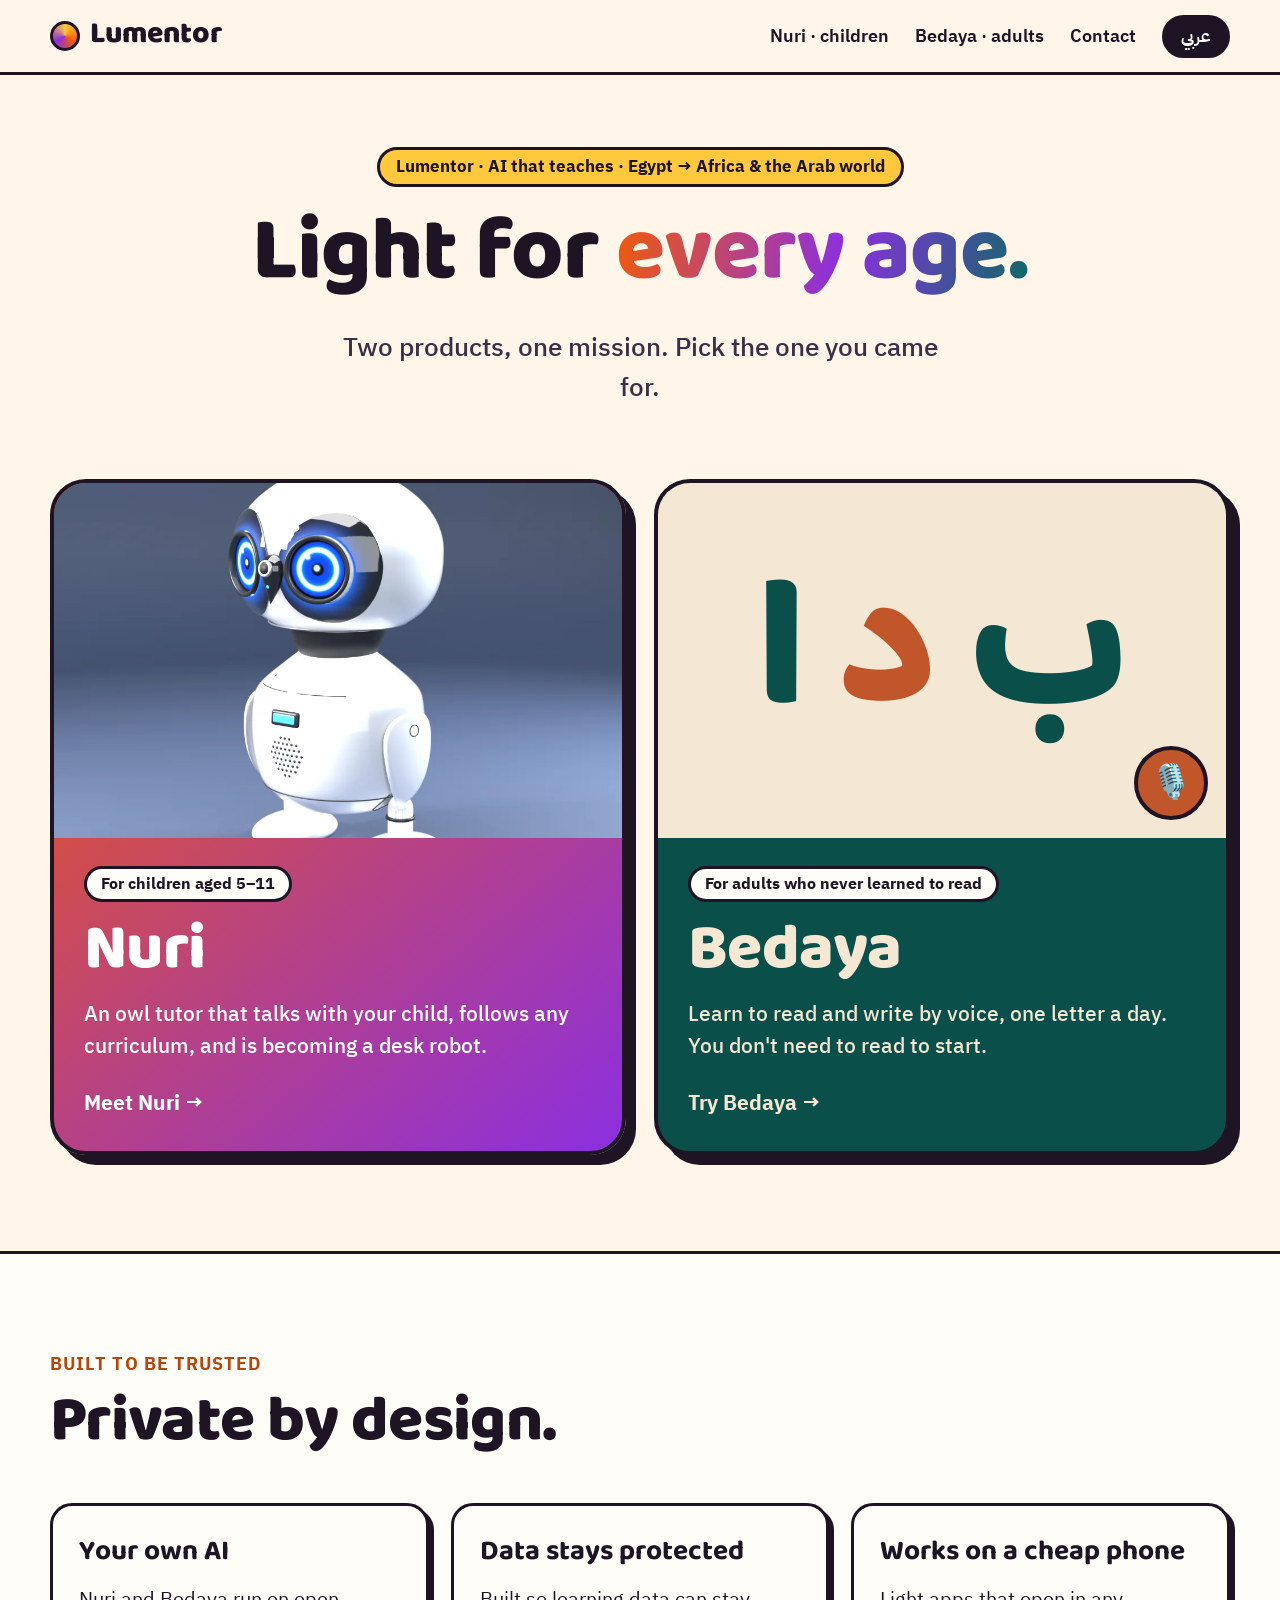
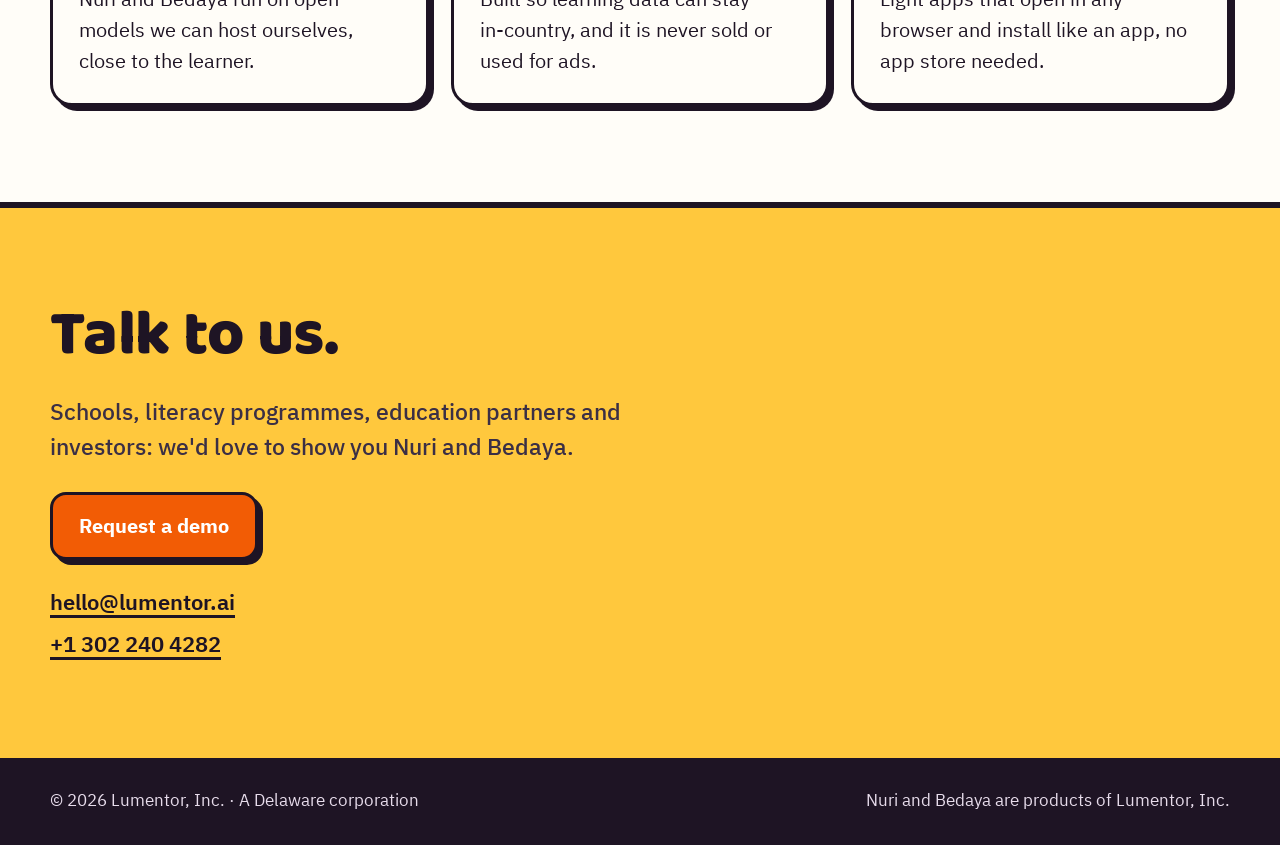
<file: index.html>
<!DOCTYPE html>
<html lang="en" dir="ltr">
<head>
<meta charset="utf-8">
<meta name="viewport" content="width=device-width, initial-scale=1">
<title>Lumentor — AI that teaches, for every age</title>
<meta name="description" content="Lumentor builds AI that teaches. Nuri is an owl tutor for children. Bedaya teaches adults to read and write, by voice.">
<meta property="og:title" content="Lumentor — the light that guides">
<meta property="og:description" content="Nuri, the owl who teaches children. Bedaya, the first step to reading for adults.">
<meta property="og:image" content="https://lumentor.ai/assets/robot-three_quarter.webp">
<link rel="icon" href="assets/favicon.png">
<link rel="preconnect" href="https://fonts.googleapis.com">
<link rel="preconnect" href="https://fonts.gstatic.com" crossorigin>
<link href="https://fonts.googleapis.com/css2?family=Baloo+Bhaijaan+2:wght@600;700;800&family=IBM+Plex+Sans+Arabic:wght@400;500;600&display=swap" rel="stylesheet">
<link rel="stylesheet" href="assets/site.css">
<style>
.home-hero{padding:72px 0 30px;text-align:center}
.home-hero h1{font-size:clamp(48px,7vw,96px);font-weight:800}
.home-hero h1 .hl{background:linear-gradient(100deg,var(--orange),var(--purple) 55%,var(--teal));-webkit-background-clip:text;background-clip:text;color:transparent}
.home-hero p{font-size:clamp(21px,2.1vw,26px);color:var(--ink2);max-width:40ch;margin:22px auto 0;font-weight:500}
.split{display:grid;grid-template-columns:1fr 1fr;gap:28px;padding:40px 0 96px}
.door{display:flex;flex-direction:column;text-decoration:none;border:4px solid var(--line);border-radius:36px;overflow:hidden;box-shadow:10px 10px 0 var(--line);transition:transform .15s,box-shadow .15s}
.door:hover{transform:translate(-3px,-3px);box-shadow:13px 13px 0 var(--line)}
.door .pic{aspect-ratio:16/10;position:relative;overflow:hidden}
.door .pic img{width:100%;height:100%;object-fit:cover}
.door .txt{padding:28px 30px 32px;flex:1;display:flex;flex-direction:column;gap:10px}
.door .who{display:inline-block;align-self:flex-start;border:3px solid var(--line);border-radius:99px;padding:3px 14px;font-weight:700;font-size:16px;background:var(--paper);color:var(--ink)}
.door h2{font-size:clamp(44px,5vw,64px);margin:6px 0 0}
.door p{font-size:21px;font-weight:500}
.door .go{margin-top:auto;padding-top:14px;font-weight:700;font-size:21px}
.door.n{background:linear-gradient(140deg,var(--orange),var(--purple));color:#fff}
.door.n .pic{background:#4c5673}
.door.b{background:#0B4F4A;color:#F4E7D3}
.door.b .pic{background:#F4E7D3;display:flex;align-items:center;justify-content:center}
.door.b .glyphs{font-family:"Baloo Bhaijaan 2";font-weight:800;font-size:clamp(110px,14vw,190px);color:#0B4F4A;line-height:1;display:flex;gap:.18em;direction:rtl}
.door.b .glyphs span:nth-child(2){color:#C2562B}
.door.b .mic{position:absolute;bottom:18px;inset-inline-end:18px;width:74px;height:74px;border-radius:50%;background:#C2562B;border:4px solid var(--line);display:flex;align-items:center;justify-content:center;font-size:34px}
@media(max-width:900px){.split{grid-template-columns:1fr}}
</style>
</head>
<body>
<nav>
  <div class="wrap">
    <a class="brand" href="./"><span class="dot"></span>Lumentor</a>
    <div class="navlinks">
      <a href="nuri/"><span class="en">Nuri · children</span><span class="ar">نوري · للأطفال</span></a>
      <a href="bedaya/"><span class="en">Bedaya · adults</span><span class="ar">بداية · للكبار</span></a>
      <a href="#contact"><span class="en">Contact</span><span class="ar">تواصل معنا</span></a>
      <button class="lang" id="langBtn" aria-label="Switch language">عربي</button>
    </div>
  </div>
</nav>

<header class="home-hero">
  <div class="wrap">
    <span class="kicker"><span class="en">Lumentor · AI that teaches · Egypt → Africa &amp; the Arab world</span><span class="ar">Lumentor · ذكاء اصطناعي يُعلّم · من مصر إلى أفريقيا والعالم العربي</span></span>
    <h1 class="en">Light for <span class="hl">every age.</span></h1>
    <h1 class="ar">نور <span class="hl">لكل الأعمار.</span></h1>
    <p class="en">Two products, one mission. Pick the one you came for.</p>
    <p class="ar">منتجان ورسالة واحدة. اختر ما جئت من أجله.</p>
  </div>
</header>

<main class="wrap split">
  <a class="door n" href="nuri/">
    <div class="pic"><img src="assets/robot-three_quarter.webp" alt="Nuri, a white robot owl with glowing blue eyes"></div>
    <div class="txt">
      <span class="who"><span class="en">For children aged 5–11</span><span class="ar">للأطفال من ٥ إلى ١١ سنة</span></span>
      <h2 class="en">Nuri</h2><h2 class="ar">نوري</h2>
      <p class="en">An owl tutor that talks with your child, follows any curriculum, and is becoming a desk robot.</p>
      <p class="ar">بومة معلّمة تتكلم مع طفلك، وتتبع أي منهج، وتتحوّل إلى روبوت على المكتب.</p>
      <span class="go"><span class="en">Meet Nuri →</span><span class="ar">تعرّف على نوري ←</span></span>
    </div>
  </a>
  <a class="door b" href="bedaya/">
    <div class="pic"><div class="glyphs" aria-hidden="true"><span>ب</span><span>د</span><span>ا</span></div><span class="mic" aria-hidden="true">🎙️</span></div>
    <div class="txt">
      <span class="who"><span class="en">For adults who never learned to read</span><span class="ar">للكبار اللي ما اتعلموش القراية</span></span>
      <h2 class="en">Bedaya</h2><h2 class="ar">بداية</h2>
      <p class="en">Learn to read and write by voice, one letter a day. You don't need to read to start.</p>
      <p class="ar">اتعلّم القراية والكتابة بالصوت، حرف كل يوم. مش محتاج تعرف تقرا عشان تبدأ.</p>
      <span class="go"><span class="en">Try Bedaya →</span><span class="ar">جرّب بداية ←</span></span>
    </div>
  </a>
</main>

<section id="private" style="background:var(--paper);border-block:3px solid var(--line)">
  <div class="wrap">
    <div class="eyebrow"><span class="en">Built to be trusted</span><span class="ar">مصمَّم ليكون موثوقاً</span></div>
    <h2 class="en">Private by design.</h2>
    <h2 class="ar">الخصوصية من الأساس.</h2>
    <div class="priv">
      <div><b class="en">Your own AI</b><b class="ar">ذكاء اصطناعي خاص</b><span class="en">Nuri and Bedaya run on open models we can host ourselves, close to the learner.</span><span class="ar">يعمل نوري وبداية على نماذج مفتوحة يمكننا استضافتها بأنفسنا، قريباً من المتعلّم.</span></div>
      <div><b class="en">Data stays protected</b><b class="ar">البيانات محمية</b><span class="en">Built so learning data can stay in‑country, and it is never sold or used for ads.</span><span class="ar">مصمَّم لتبقى بيانات التعلّم داخل البلد، ولا تُباع ولا تُستخدم للإعلانات أبداً.</span></div>
      <div><b class="en">Works on a cheap phone</b><b class="ar">يعمل على هاتف بسيط</b><span class="en">Light apps that open in any browser and install like an app, no app store needed.</span><span class="ar">تطبيقات خفيفة تفتح من أي متصفح وتُثبَّت كتطبيق، دون متجر تطبيقات.</span></div>
    </div>
  </div>
</section>

<section id="contact">
  <div class="wrap">
    <h2 class="en">Talk to us.</h2>
    <h2 class="ar">كلّمنا.</h2>
    <p class="sub en">Schools, literacy programmes, education partners and investors: we'd love to show you Nuri and Bedaya.</p>
    <p class="sub ar">المدارس وبرامج محو الأمية وشركاء التعليم والمستثمرون: يسعدنا أن نعرض لكم نوري وبداية.</p>
    <div class="cta" style="margin-top:26px">
      <a class="btn primary" href="mailto:hello@lumentor.ai?subject=Lumentor%20demo%20request"><span class="en">Request a demo</span><span class="ar">اطلب عرضاً</span></a>
    </div>
    <div class="lines">
      <a href="mailto:hello@lumentor.ai">hello@lumentor.ai</a>
      <a href="tel:+13022404282" dir="ltr">+1 302 240 4282</a>
    </div>
  </div>
</section>

<footer>
  <div class="wrap">
    <span>© 2026 Lumentor, Inc. · <span class="en">A Delaware corporation</span><span class="ar">شركة مسجّلة في ولاية ديلاوير</span></span>
    <span class="en">Nuri and Bedaya are products of Lumentor, Inc.</span><span class="ar">نوري وبداية من منتجات Lumentor, Inc.</span>
  </div>
</footer>
<script>
const $=id=>document.getElementById(id);
function setLang(l){ document.body.classList.toggle('ar',l==='ar'); document.documentElement.lang=l; document.documentElement.dir=l==='ar'?'rtl':'ltr'; $('langBtn').textContent=l==='ar'?'English':'عربي'; try{localStorage.setItem('lumentor-lang',l)}catch(e){} }
$('langBtn').onclick=()=>setLang(document.body.classList.contains('ar')?'en':'ar');
let saved=null; try{saved=localStorage.getItem('lumentor-lang')}catch(e){}
setLang(saved || ((navigator.language||'').startsWith('ar')?'ar':'en'));
</script>
</body>
</html>
</file>
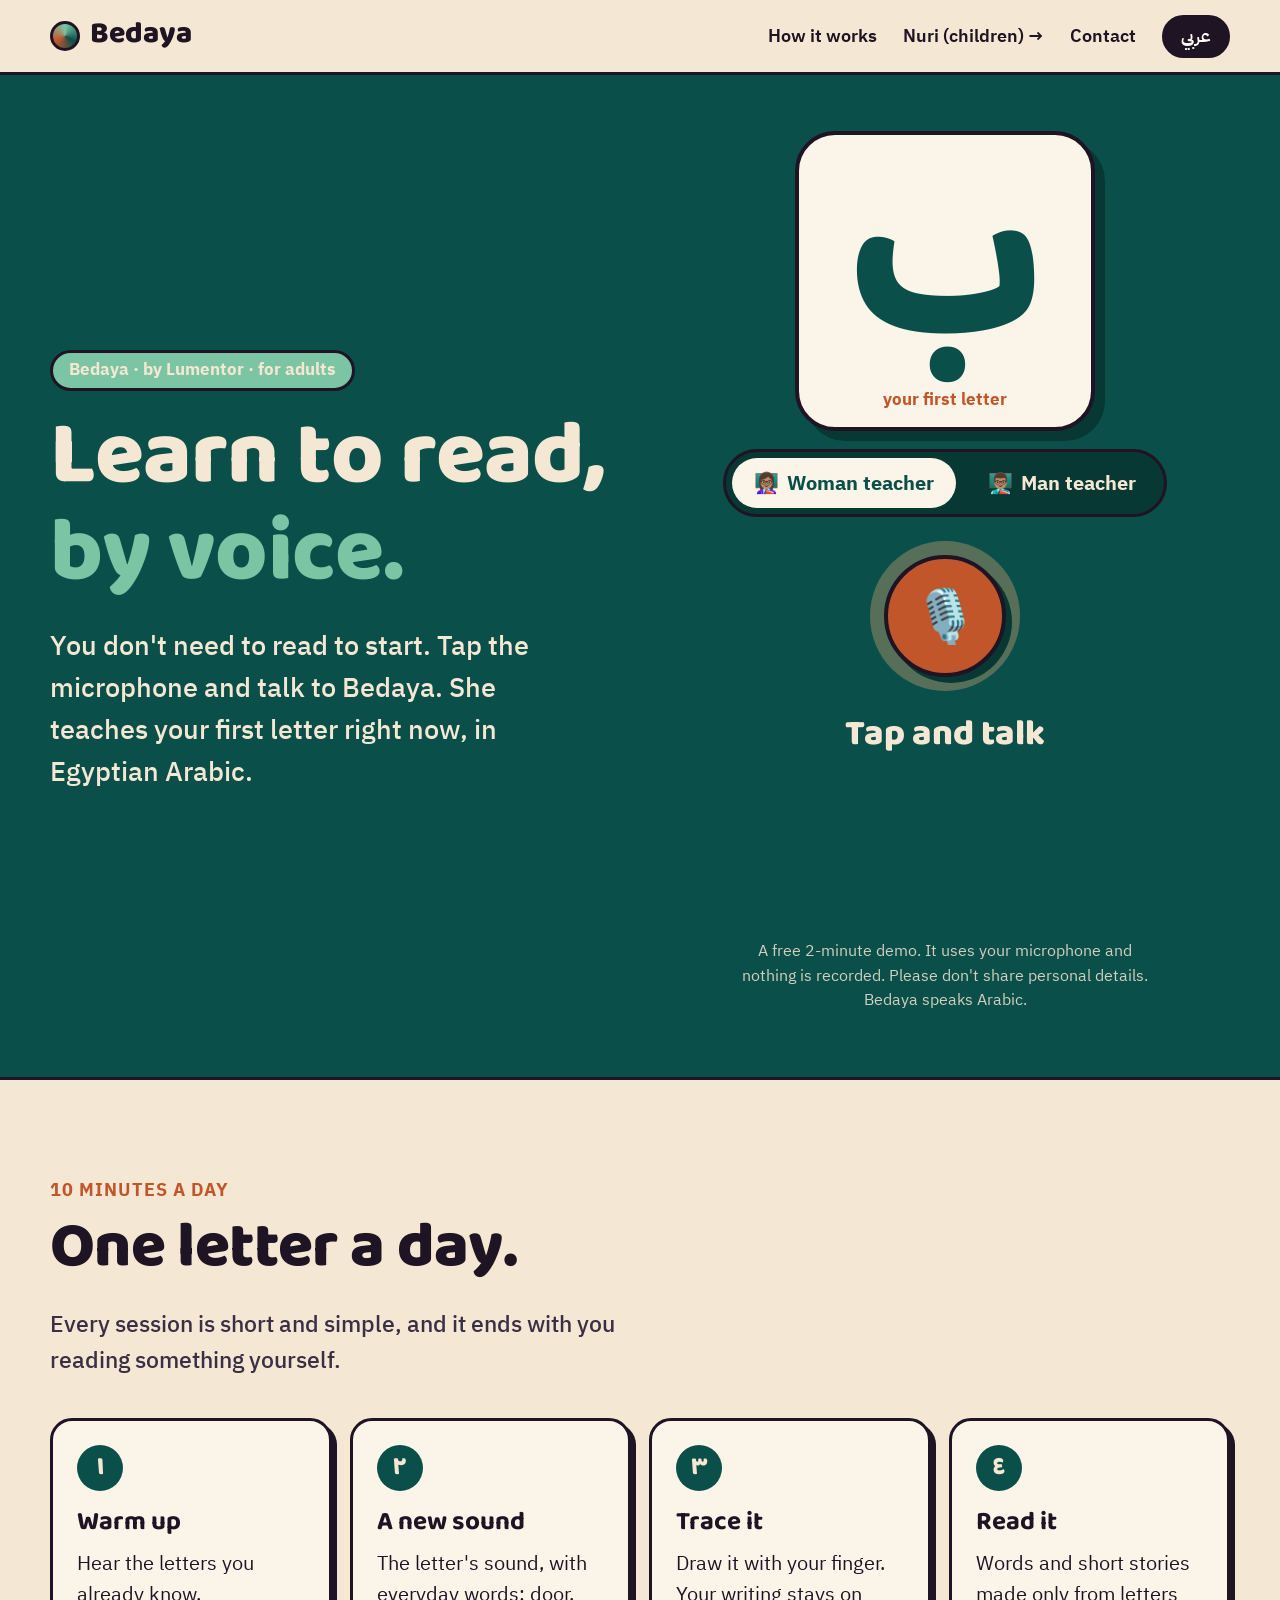
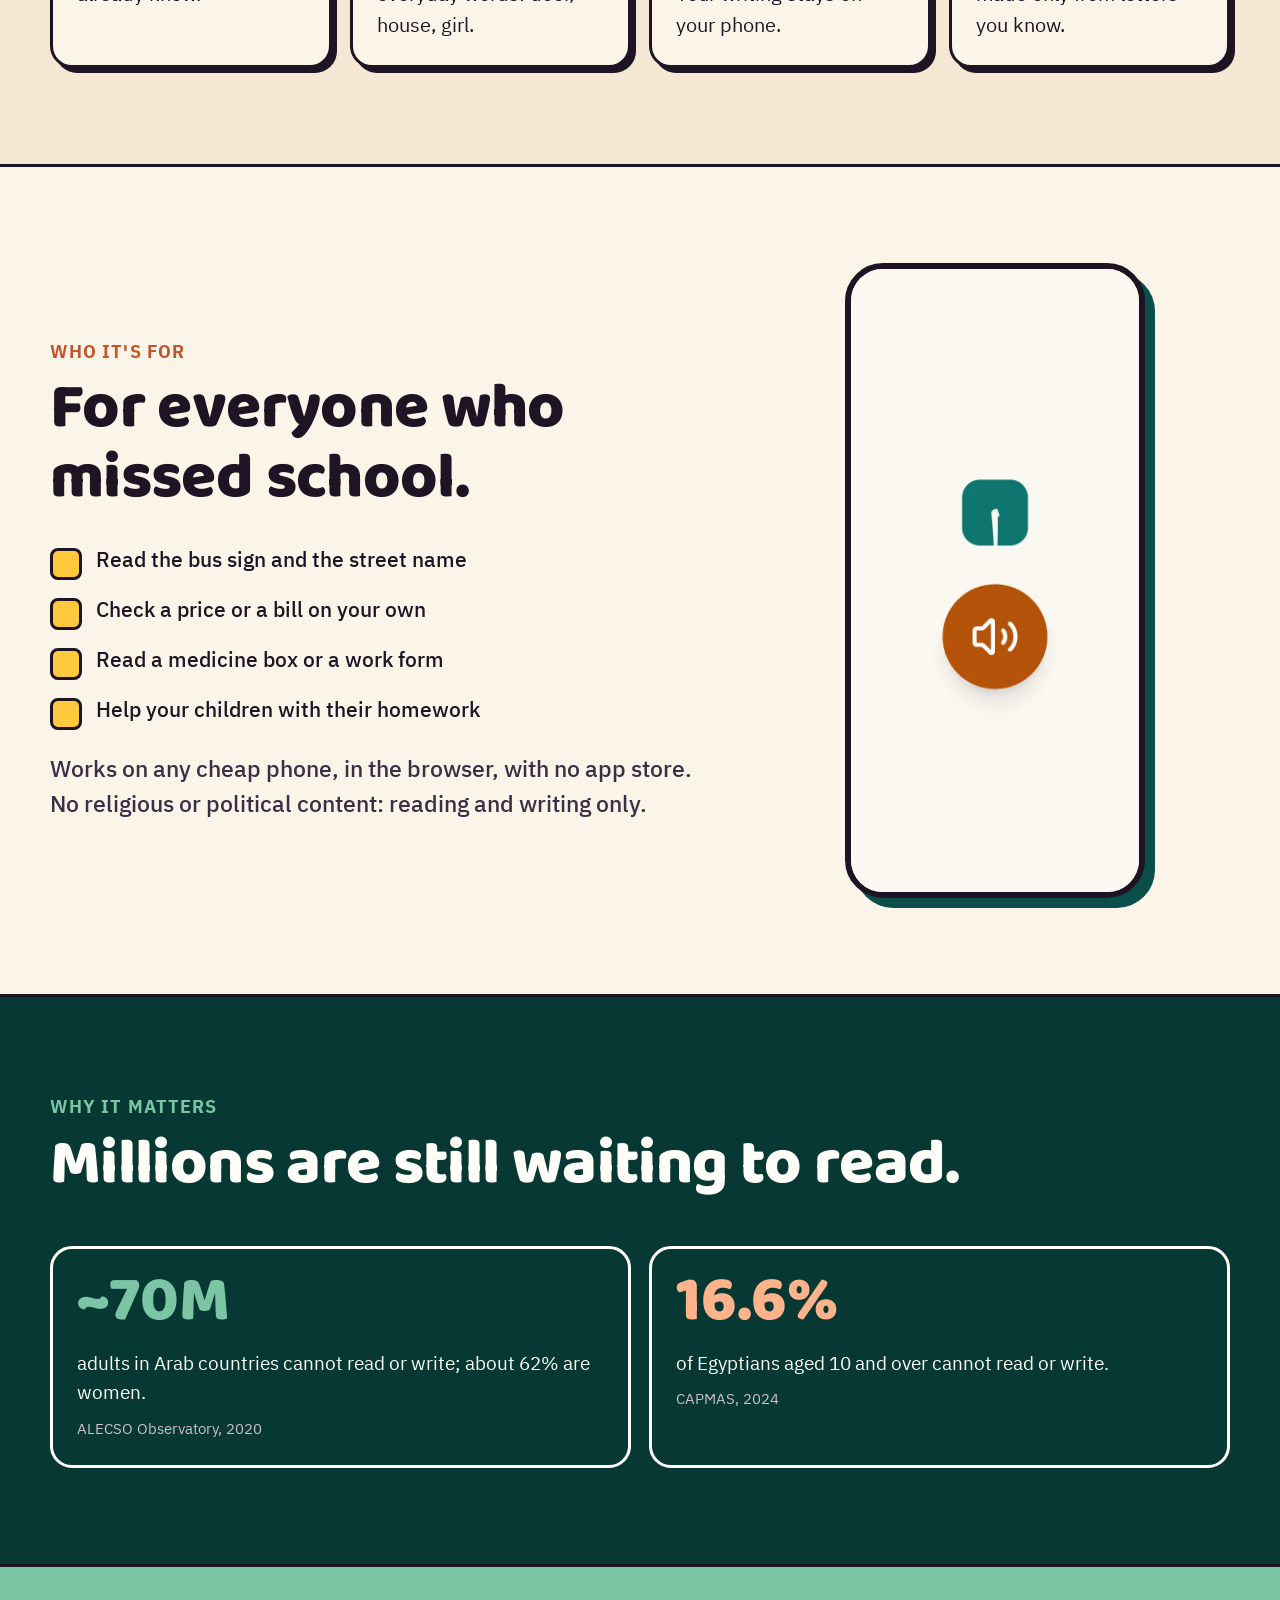
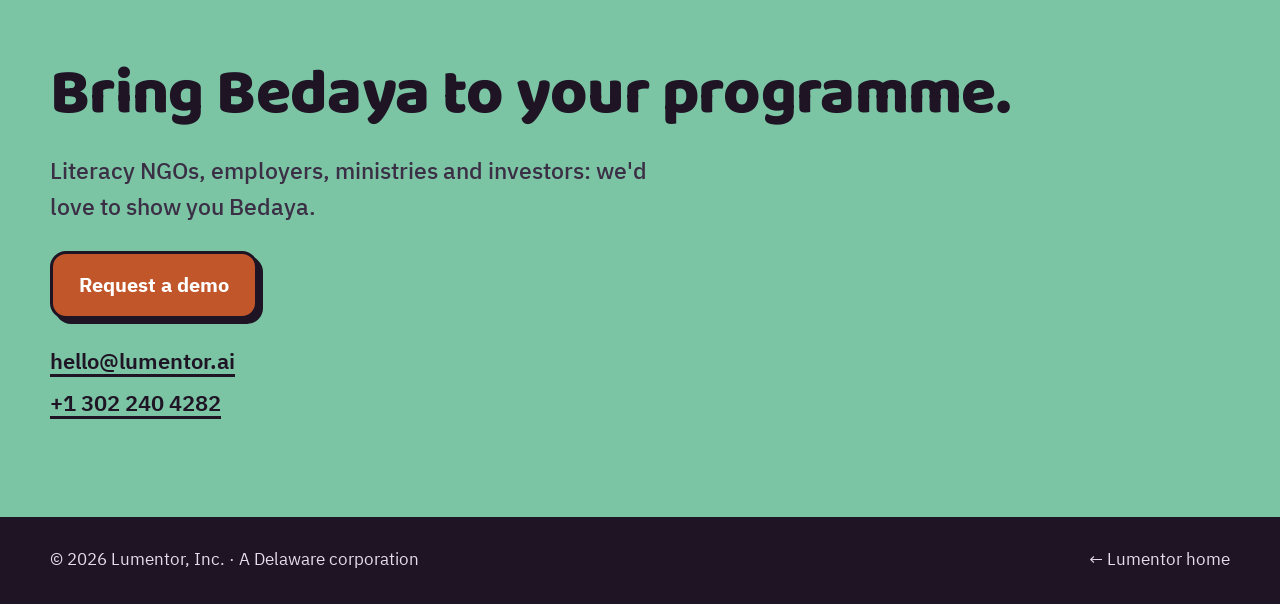
<file: bedaya/index.html>
<!DOCTYPE html>
<html lang="ar" dir="rtl">
<head>
<meta charset="utf-8">
<meta name="viewport" content="width=device-width, initial-scale=1">
<title>بداية — اتعلّم القراية بالصوت · Bedaya by Lumentor</title>
<meta name="description" content="Bedaya teaches adults who never learned to read and write, by voice, one letter a day. Built for Egypt, Africa and the Arab world.">
<meta property="og:title" content="بداية — Bedaya">
<meta property="og:description" content="اتعلّم القراية والكتابة بالصوت، حرف كل يوم. Learn to read and write by voice.">
<link rel="icon" href="../assets/favicon.png">
<link rel="preconnect" href="https://fonts.googleapis.com">
<link rel="preconnect" href="https://fonts.gstatic.com" crossorigin>
<link href="https://fonts.googleapis.com/css2?family=Baloo+Bhaijaan+2:wght@600;700;800&family=IBM+Plex+Sans+Arabic:wght@400;500;600;700&display=swap" rel="stylesheet">
<link rel="stylesheet" href="../assets/site.css">
<style>
:root{ --sand:#F4E7D3; --sand2:#FBF4E8; --deep:#0B4F4A; --deep2:#073834; --clay:#C2562B; --leaf:#7BC4A4; }
body{background:var(--sand)}
nav{background:rgba(244,231,211,.94)}
.brand .dot{background:conic-gradient(var(--leaf),var(--deep),var(--clay),var(--leaf))}
.btn.primary{background:var(--clay)}
.eyebrow{color:var(--clay)}

/* voice hero */
.vhero{background:var(--deep);color:var(--sand);padding:56px 0 64px;border-bottom:3px solid var(--line)}
.vhero .wrap{display:grid;grid-template-columns:1fr 1fr;gap:40px;align-items:center}
.vhero .kicker{background:var(--leaf)}
.vhero h1{font-size:clamp(50px,7vw,96px);font-weight:800}
.vhero h1 .hl{color:var(--leaf)}
.vhero p.lead{font-size:clamp(21px,2.2vw,27px);margin:20px 0 0;max-width:30ch;font-weight:500;color:#F4E7D3}
.stage{display:flex;flex-direction:column;align-items:center;gap:18px}
.letter{width:min(300px,70vw);aspect-ratio:1;border-radius:40px;background:var(--sand2);border:4px solid var(--line);box-shadow:10px 10px 0 var(--deep2);display:flex;align-items:center;justify-content:center;position:relative}
.letter b{font-family:"Baloo Bhaijaan 2";font-weight:800;font-size:clamp(150px,22vw,220px);line-height:1;color:var(--deep);transition:transform .35s}
.letter b.pop{transform:scale(1.15)}
.letter small{position:absolute;bottom:14px;font-weight:700;font-size:17px;color:var(--clay)}
.pick{display:flex;gap:10px;background:var(--deep2);padding:6px;border-radius:99px;border:3px solid var(--line)}
.pick button{-webkit-appearance:none;border:0;border-radius:99px;padding:10px 22px;font:700 20px "IBM Plex Sans Arabic";background:transparent;color:var(--sand);cursor:pointer;display:flex;align-items:center;gap:8px}
.pick button[aria-pressed=true]{background:var(--sand2);color:var(--deep)}
.pick button:disabled{opacity:.5}
.micwrap{position:relative;width:150px;height:150px;margin-top:6px}
.halo{position:absolute;inset:0;border-radius:50%;background:var(--leaf);opacity:.35;transform:scale(1);transition:transform .08s linear}
.halo.h2{background:var(--clay);opacity:.25}
.micbtn{position:absolute;inset:14px;border-radius:50%;border:4px solid var(--line);background:var(--clay);color:#fff;font-size:52px;cursor:pointer;box-shadow:6px 6px 0 var(--deep2);display:flex;align-items:center;justify-content:center}
.micbtn.on{background:var(--sand2);color:var(--deep)}
.micbtn:disabled{opacity:.6}
.miclabel{font-family:"Baloo Bhaijaan 2";font-weight:800;font-size:clamp(28px,3vw,36px);text-align:center}
.status{min-height:1.6em;font-weight:600;font-size:19px;text-align:center;color:var(--leaf);max-width:34ch}
.caption{min-height:3.2em;max-width:30ch;text-align:center;font-size:clamp(22px,2.4vw,28px);font-weight:600;line-height:1.45}
.caption .me{display:block;font-size:18px;opacity:.75;font-weight:500;margin-top:6px}
.note{font-size:16px;opacity:.85;text-align:center;max-width:42ch}
@media(max-width:900px){.vhero .wrap{grid-template-columns:1fr}.vhero{text-align:center}.vhero p.lead{margin-inline:auto}.vhero .stage{order:-1}}

/* steps */
.steps{display:grid;grid-template-columns:repeat(4,1fr);gap:18px;margin-top:40px}
.step{background:var(--sand2);border:3px solid var(--line);border-radius:var(--r);padding:24px;box-shadow:5px 5px 0 var(--line)}
.step .n{width:46px;height:46px;border-radius:50%;background:var(--deep);color:var(--sand);display:flex;align-items:center;justify-content:center;font:800 24px "Baloo Bhaijaan 2";margin-bottom:12px}
.step b{display:block;font-family:"Baloo Bhaijaan 2";font-size:26px;margin-bottom:4px}
@media(max-width:900px){.steps{grid-template-columns:1fr 1fr}}
@media(max-width:560px){.steps{grid-template-columns:1fr}}
.forwho{display:grid;grid-template-columns:1fr .7fr;gap:40px;align-items:center}
.phone{width:min(300px,80%);margin:auto;border:6px solid var(--line);border-radius:38px;overflow:hidden;box-shadow:10px 10px 0 var(--deep);background:#fff}
@media(max-width:900px){.forwho{grid-template-columns:1fr}}
#why{background:var(--deep2)}
#why .eyebrow{color:var(--leaf)}
.stat .num{color:var(--leaf)!important}.stat:nth-child(2) .num{color:#FFB38A!important}
#contact{background:var(--leaf)}
</style>
</head>
<body class="ar">
<nav>
  <div class="wrap">
    <a class="brand" href="../"><span class="dot"></span><span class="en">Bedaya</span><span class="ar">بداية</span></a>
    <div class="navlinks">
      <a href="#how"><span class="en">How it works</span><span class="ar">بتشتغل إزاي</span></a>
      <a href="../nuri/"><span class="en">Nuri (children) →</span><span class="ar">نوري (للأطفال) ←</span></a>
      <a href="#contact"><span class="en">Contact</span><span class="ar">تواصل معنا</span></a>
      <button class="lang" id="langBtn" aria-label="Switch language">English</button>
    </div>
  </div>
</nav>

<header class="vhero">
  <div class="wrap">
    <div>
      <span class="kicker"><span class="en">Bedaya · by Lumentor · for adults</span><span class="ar">بداية · من Lumentor · للكبار</span></span>
      <h1 class="ar">اتعلّم تقرا<br><span class="hl">بصوتك.</span></h1>
      <h1 class="en">Learn to read,<br><span class="hl">by voice.</span></h1>
      <p class="lead ar">مش محتاج تعرف تقرا عشان تبدأ. اضغط على الميكروفون واتكلّم مع بداية، وهي هتعلّمك أول حرف دلوقتي.</p>
      <p class="lead en">You don't need to read to start. Tap the microphone and talk to Bedaya. She teaches your first letter right now, in Egyptian Arabic.</p>
    </div>
    <div class="stage">
      <div class="letter" aria-live="polite"><b id="glyph">ب</b><small id="glyphName"><span class="en">your first letter</span><span class="ar">أول حرف</span></small></div>
      <div class="pick" role="group" aria-label="Teacher voice">
        <button id="tF" aria-pressed="true"><span aria-hidden="true">👩🏽‍🏫</span><span class="ar">مدرّسة</span><span class="en">Woman teacher</span></button>
        <button id="tM" aria-pressed="false"><span aria-hidden="true">👨🏽‍🏫</span><span class="ar">مدرّس</span><span class="en">Man teacher</span></button>
      </div>
      <div class="micwrap"><div class="halo" id="haloOut"></div><div class="halo h2" id="haloIn"></div>
        <button class="micbtn" id="mic" aria-label="Talk to Bedaya">🎙️</button></div>
      <div class="miclabel" id="micLabel"><span class="ar">اضغط واتكلّم</span><span class="en">Tap and talk</span></div>
      <div class="status" id="status"></div>
      <div class="caption" id="caption" aria-live="polite"></div>
      <p class="note"><span class="ar">عرض مجاني لمدة دقيقتين. بيستخدم الميكروفون ومفيش تسجيل. متقولش بيانات شخصية.</span><span class="en">A free 2‑minute demo. It uses your microphone and nothing is recorded. Please don't share personal details. Bedaya speaks Arabic.</span></p>
    </div>
  </div>
</header>

<section id="how">
  <div class="wrap">
    <div class="eyebrow"><span class="en">10 minutes a day</span><span class="ar">١٠ دقايق في اليوم</span></div>
    <h2 class="ar">حرف واحد كل يوم.</h2>
    <h2 class="en">One letter a day.</h2>
    <p class="sub ar">كل جلسة قصيرة وبسيطة، وبتخلص وإنت قريت حاجة بنفسك.</p>
    <p class="sub en">Every session is short and simple, and it ends with you reading something yourself.</p>
    <div class="steps">
      <div class="step"><div class="n">١</div><b class="ar">مراجعة</b><b class="en">Warm up</b><span class="ar">نسمع الحروف اللي اتعلمتها قبل كده.</span><span class="en">Hear the letters you already know.</span></div>
      <div class="step"><div class="n">٢</div><b class="ar">حرف جديد</b><b class="en">A new sound</b><span class="ar">صوت الحرف، وكلمات من حياتك: باب، بيت، بنت.</span><span class="en">The letter's sound, with everyday words: door, house, girl.</span></div>
      <div class="step"><div class="n">٣</div><b class="ar">اكتبه</b><b class="en">Trace it</b><span class="ar">ترسم الحرف بصباعك على الشاشة. الرسم بيفضل على تليفونك.</span><span class="en">Draw it with your finger. Your writing stays on your phone.</span></div>
      <div class="step"><div class="n">٤</div><b class="ar">اقرا</b><b class="en">Read it</b><span class="ar">كلمات وقصص قصيرة من الحروف اللي تعرفها بس.</span><span class="en">Words and short stories made only from letters you know.</span></div>
    </div>
  </div>
</section>

<section style="background:var(--sand2);border-block:3px solid var(--line)">
  <div class="wrap forwho">
    <div>
      <div class="eyebrow"><span class="en">Who it's for</span><span class="ar">لمين</span></div>
      <h2 class="ar">للي فاتته فرصة المدرسة.</h2>
      <h2 class="en">For everyone who missed school.</h2>
      <ul class="ticks ar"><li>تقرا لافتة الأتوبيس واسم الشارع</li><li>تعرف السعر والفاتورة لوحدك</li><li>تقرا علبة الدوا وورق الشغل</li><li>تساعد ولادك في المذاكرة</li></ul>
      <ul class="ticks en"><li>Read the bus sign and the street name</li><li>Check a price or a bill on your own</li><li>Read a medicine box or a work form</li><li>Help your children with their homework</li></ul>
      <p class="sub" style="margin-top:22px"><span class="ar">بيشتغل على أي تليفون رخيص، من المتصفح، من غير متجر تطبيقات. ومفيش أي محتوى ديني أو سياسي: قراية وكتابة بس.</span><span class="en">Works on any cheap phone, in the browser, with no app store. No religious or political content: reading and writing only.</span></p>
    </div>
    <div class="phone"><img src="../assets/bedaya-m.webp" alt="Bedaya app: a large letter and a listen button"></div>
  </div>
</section>

<section id="why">
  <div class="wrap">
    <div class="eyebrow"><span class="en">Why it matters</span><span class="ar">ليه ده مهم</span></div>
    <h2 class="en">Millions are still waiting to read.</h2>
    <h2 class="ar">ملايين لسه مستنيين يقروا.</h2>
    <div class="stats" style="grid-template-columns:repeat(auto-fit,minmax(260px,1fr))">
      <div class="stat"><div class="num">~70M</div><p class="en">adults in Arab countries cannot read or write; about 62% are women.</p><p class="ar">بالغ في الدول العربية لا يقرؤون ولا يكتبون، نحو ٦٢٪ منهم نساء.</p><small>ALECSO Observatory, 2020</small></div>
      <div class="stat"><div class="num">16.6%</div><p class="en">of Egyptians aged 10 and over cannot read or write.</p><p class="ar">من المصريين في سن ١٠ سنوات فأكثر لا يقرؤون ولا يكتبون.</p><small>CAPMAS, 2024</small></div>
    </div>
  </div>
</section>

<section id="contact">
  <div class="wrap">
    <h2 class="ar">عايز تجيب بداية لبرنامجك؟</h2>
    <h2 class="en">Bring Bedaya to your programme.</h2>
    <p class="sub ar">جمعيات محو الأمية، والشركات، والوزارات، والمستثمرين: يسعدنا نعرض عليكم بداية.</p>
    <p class="sub en">Literacy NGOs, employers, ministries and investors: we'd love to show you Bedaya.</p>
    <div class="cta" style="margin-top:26px"><a class="btn primary" href="mailto:hello@lumentor.ai?subject=Bedaya%20demo%20request"><span class="en">Request a demo</span><span class="ar">اطلب عرض</span></a></div>
    <div class="lines"><a href="mailto:hello@lumentor.ai">hello@lumentor.ai</a><a href="tel:+13022404282" dir="ltr">+1 302 240 4282</a></div>
  </div>
</section>

<footer>
  <div class="wrap">
    <span>© 2026 Lumentor, Inc. · <span class="en">A Delaware corporation</span><span class="ar">شركة مسجّلة في ولاية ديلاوير</span></span>
    <a href="../" style="text-decoration:none"><span class="en">← Lumentor home</span><span class="ar">→ الصفحة الرئيسية</span></a>
  </div>
</footer>

<script>
const $=id=>document.getElementById(id);
let lang='ar';
function setLang(l){ lang=l; document.body.classList.toggle('ar',l==='ar'); document.documentElement.lang=l; document.documentElement.dir=l==='ar'?'rtl':'ltr'; $('langBtn').textContent=l==='ar'?'English':'عربي'; try{localStorage.setItem('lumentor-lang',l)}catch(e){} if(!live) setStatus(''); }
$('langBtn').onclick=()=>setLang(lang==='ar'?'en':'ar');

/* ---- letter shown on the card, picked up from what Bedaya says ("حرف الباء") ---- */
const LETTERS={'الألف':'ا','ألف':'ا','الباء':'ب','باء':'ب','التاء':'ت','الثاء':'ث','الجيم':'ج','الحاء':'ح','الخاء':'خ','الدال':'د','الذال':'ذ','الراء':'ر','الزاي':'ز','السين':'س','الشين':'ش','الصاد':'ص','الضاد':'ض','الطاء':'ط','الظاء':'ظ','العين':'ع','الغين':'غ','الفاء':'ف','القاف':'ق','الكاف':'ك','اللام':'ل','الميم':'م','ميم':'م','النون':'ن','نون':'ن','الهاء':'ه','الواو':'و','الياء':'ي','البا':'ب','التا':'ت','الرا':'ر','الها':'ه','اليا':'ي','الفا':'ف'};
function spotLetter(t){ const m=t.match(/حرف\s+([ء-ي]+)/); if(!m) return; const g=LETTERS[m[1]]; if(!g||$('glyph').textContent===g) return;
  $('glyph').textContent=g; $('glyphName').innerHTML='<span class="ar">حرف '+m[1].replace(/^ال/,'')+'</span><span class="en">letter '+m[1].replace(/^ال/,'')+'</span>';
  $('glyph').classList.add('pop'); setTimeout(()=>$('glyph').classList.remove('pop'),400); }

/* ---- live voice with the Bedaya agent ---- */
const AGENT='agent_4101m6r4qm95e2h9nx2xa35nqzxr';
const VOICES={ female:'mS4cERRqrNy5Kmlx8Udf' /* Sawsan */, male:'jpmzWsrGMTnSHjVCQIrU' /* Mimmo */ };
let teacher='female'; try{ teacher=localStorage.getItem('bedaya-teacher')||'female'; }catch(e){}
function setTeacher(t){ teacher=t; $('tF').setAttribute('aria-pressed',t==='female'); $('tM').setAttribute('aria-pressed',t==='male'); try{localStorage.setItem('bedaya-teacher',t)}catch(e){} }
$('tF').onclick=()=>{ if(!live) setTeacher('female'); }; $('tM').onclick=()=>{ if(!live) setTeacher('male'); }; setTeacher(teacher);
let live=null, busy=false, sdk=null, timer=null, raf=0;
function setStatus(ar,en){ $('status').textContent= lang==='ar'?(ar||''):(en||''); }
function ui(on){ $('tF').disabled=on; $('tM').disabled=on; $('mic').classList.toggle('on',on); $('mic').textContent= on?'■':'🎙️'; $('mic').setAttribute('aria-label',on?'End':'Talk to Bedaya');
  $('micLabel').innerHTML= on?'<span class="ar">اضغط عشان تنهي</span><span class="en">Tap to end</span>':'<span class="ar">اضغط واتكلّم</span><span class="en">Tap and talk</span>'; }
function clean(t){ return (t||'').replace(/\[[^\]]{1,30}\]\s*/g,'').trim(); }
function pulse(){ if(!live){ $('haloOut').style.transform='scale(1)'; $('haloIn').style.transform='scale(1)'; return; }
  let o=0,i=0; try{ o=live.getOutputVolume()||0; i=live.getInputVolume()||0; }catch(e){}
  $('haloOut').style.transform='scale('+(1+Math.min(o*1.4,.45))+')'; $('haloIn').style.transform='scale('+(1+Math.min(i*1.4,.35))+')'; raf=requestAnimationFrame(pulse); }
async function start(){
  if(busy) return; busy=true; $('mic').disabled=true; $('caption').textContent='';
  setStatus('بنطلب الميكروفون… لو ظهرلك سؤال، اضغط «سماح».','Asking for the microphone… if a prompt appears, tap Allow.');
  try{
    if(!navigator.mediaDevices||!navigator.mediaDevices.getUserMedia){ const e=new Error('nomic'); e.name='NoMic'; throw e; }
    const s=await navigator.mediaDevices.getUserMedia({audio:{echoCancellation:true,noiseSuppression:true}}); s.getTracks().forEach(t=>t.stop());
    setStatus('بنتصل ببداية…','Connecting to Bedaya…');
    if(!sdk) sdk=await import('https://cdn.jsdelivr.net/npm/@elevenlabs/client@1.35.0/+esm');
    let connected=false;
    live=await sdk.Conversation.startSession({ agentId:AGENT, connectionType:'websocket', overrides:{agent:{language:'ar'}, tts:{voiceId:VOICES[teacher]}}, dynamicVariables:{teacher},
      onConnect:()=>{ connected=true; ui(true); $('mic').disabled=false; setStatus('اتكلّم براحتك… بداية سامعاك.','Go ahead and speak… Bedaya is listening.'); },
      onModeChange:({mode})=>{ if(live) setStatus(mode==='speaking'?'بداية بتتكلم…':'دورك… اتكلّم.', mode==='speaking'?'Bedaya is speaking…':'Your turn… speak.'); },
      onMessage:({source,message})=>{ const t=clean(message); if(!t||t==='...') return; if(source==='ai'){ $('caption').textContent=t; spotLetter(t); } else { const me=document.createElement('span'); me.className='me'; me.textContent=(lang==='ar'?'إنت: ':'You: ')+t; $('caption').appendChild(me); } },
      onDisconnect:(d)=>{ stop(true, !connected || (d&&d.reason==='error')); },
      onError:(m)=>console.warn('bedaya',m) });
    timer=setTimeout(()=>stop(), 125000); busy=false; pulse();
  }catch(e){
    console.warn(e); live=null; busy=false; $('mic').disabled=false; ui(false);
    if(e.name==='NoMic') setStatus('المتصفح ده مش بيسمح بالميكروفون. افتح lumentor.ai/bedaya في Safari أو Chrome.','This browser can\'t use the microphone. Open lumentor.ai/bedaya in Safari or Chrome.');
    else if(e.name==='NotAllowedError'||e.name==='SecurityError') setStatus('الميكروفون مقفول. اضغط على القفل أو «aA» جنب العنوان، واسمح بالميكروفون، وجرّب تاني.','Microphone blocked. Tap the lock or "aA" by the address, allow the microphone, and try again.');
    else setStatus('مقدرناش نتصل دلوقتي. جرّب تاني بعد دقيقة.','Could not connect right now. Please try again in a minute.');
  }
}
async function stop(fromServer, failed){
  clearTimeout(timer); cancelAnimationFrame(raf); const c=live; live=null; busy=false; $('mic').disabled=false; ui(false); pulse();
  if(c&&!fromServer){ try{ await c.endSession(); }catch(e){} }
  if(failed) setStatus('الاتصال اتقطع. جرّب تاني.','The connection dropped. Please try again.');
  else setStatus('برافو عليك! ارجع بكرة لحرف جديد.','Well done! Come back tomorrow for a new letter.');
}
$('mic').onclick=()=>{ if(live) stop(); else start(); };
let saved=null; try{saved=localStorage.getItem('lumentor-lang')}catch(e){} setLang(saved||'ar');

</script>
</body>
</html>
</file>
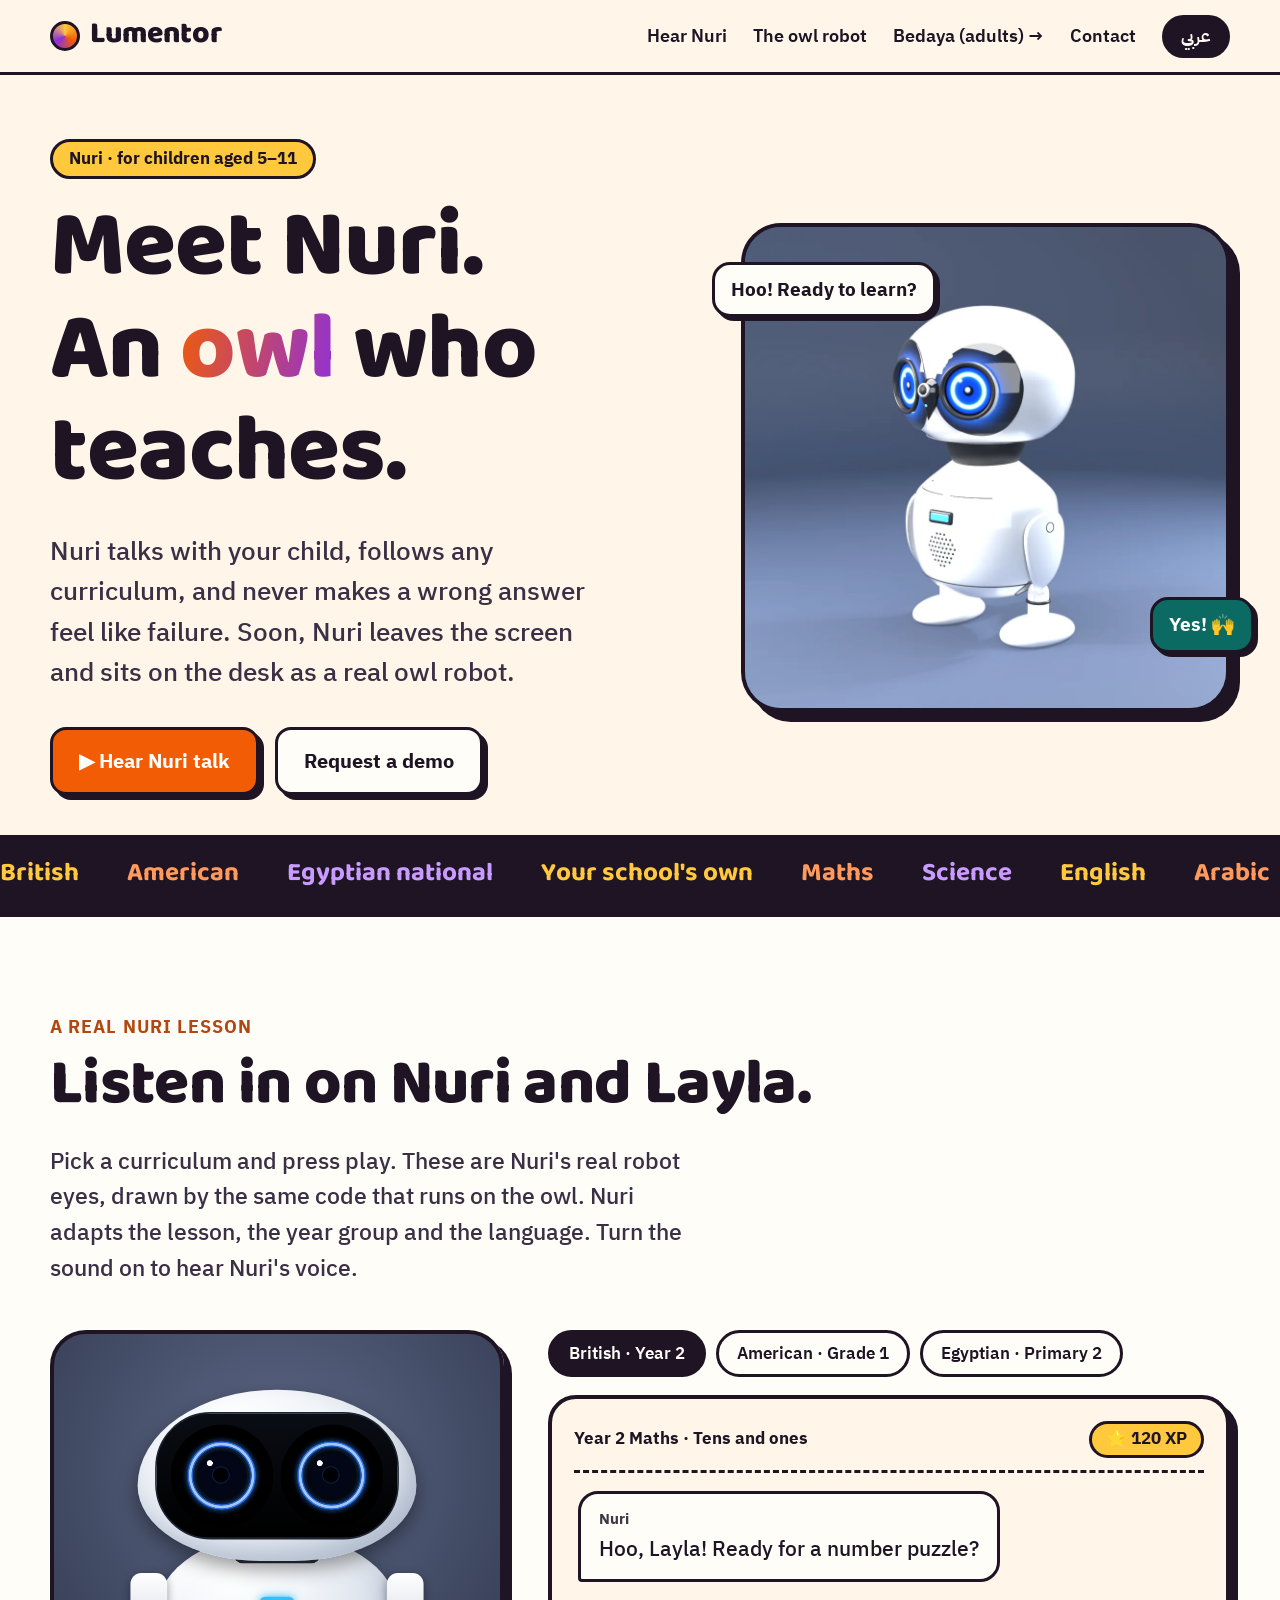
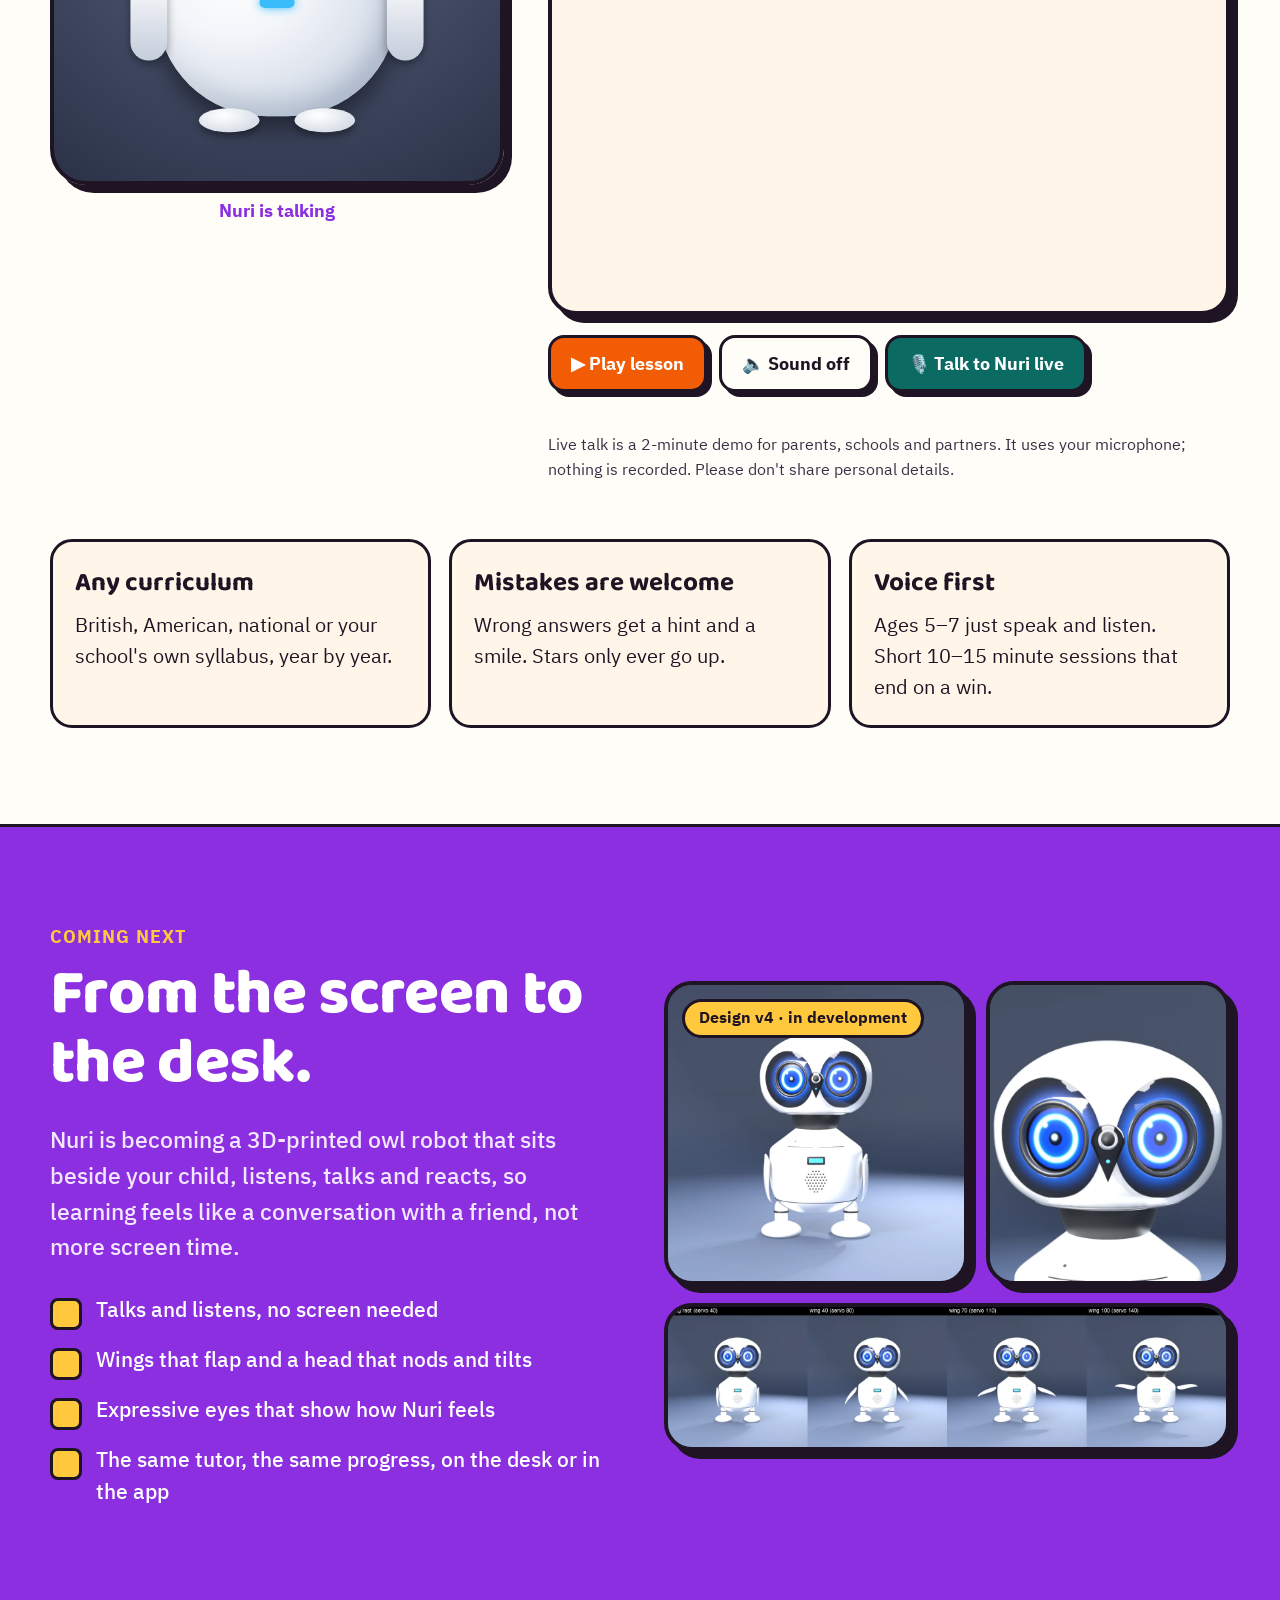
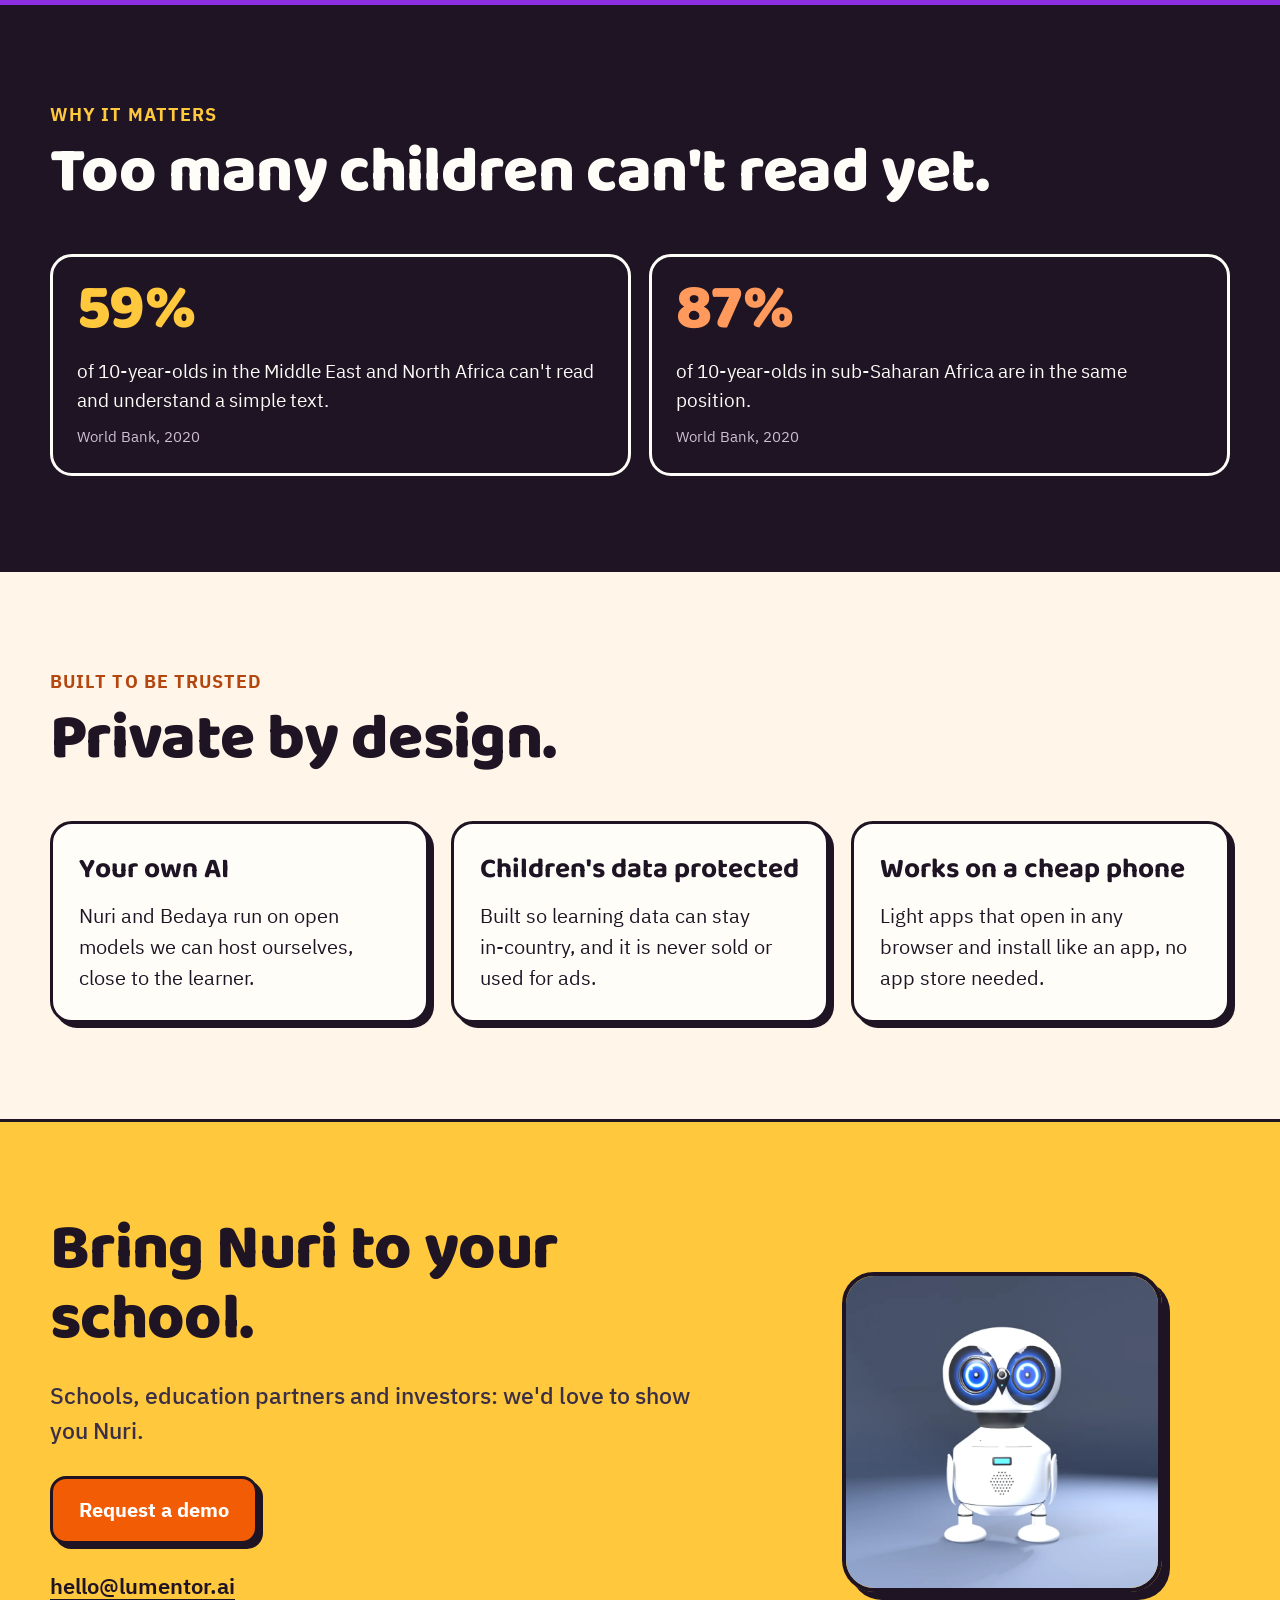
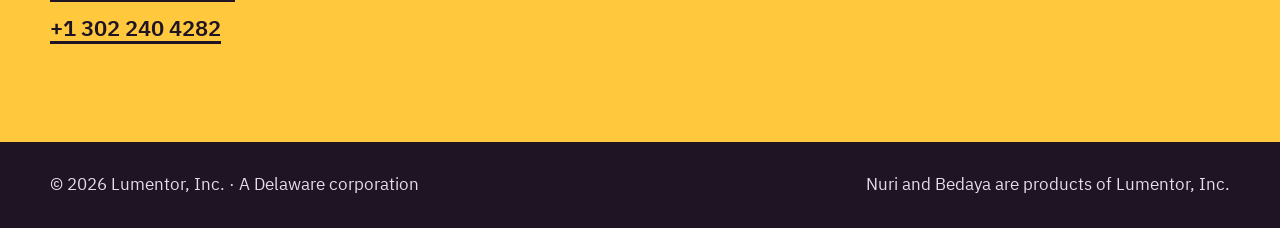
<file: nuri/index.html>
<!DOCTYPE html>
<html lang="en" dir="ltr">
<head>
<meta charset="utf-8">
<meta name="viewport" content="width=device-width, initial-scale=1">
<title>Nuri — the owl who teaches · Lumentor</title>
<meta name="description" content="Nuri is an AI owl tutor that talks with children aged 5 to 11, follows any curriculum, and is becoming a desk robot owl.">
<meta property="og:title" content="Lumentor — the light that guides">
<meta property="og:description" content="Nuri, the owl who teaches children, follows any curriculum and is becoming a desk robot.">
<meta property="og:image" content="https://lumentor.ai/assets/robot-three_quarter.webp">
<link rel="icon" href="../assets/favicon.png">
<link rel="preconnect" href="https://fonts.googleapis.com">
<link rel="preconnect" href="https://fonts.gstatic.com" crossorigin>
<link href="https://fonts.googleapis.com/css2?family=Baloo+Bhaijaan+2:wght@600;700;800&family=IBM+Plex+Sans+Arabic:wght@400;500;600&display=swap" rel="stylesheet">
<link rel="stylesheet" href="../assets/site.css">
</head>
<body>

<nav>
  <div class="wrap">
    <a class="brand" href="../"><span class="dot"></span>Lumentor</a>
    <div class="navlinks">
      <a href="#demo"><span class="en">Hear Nuri</span><span class="ar">استمع لنوري</span></a>
      <a href="#robot"><span class="en">The owl robot</span><span class="ar">البومة الروبوت</span></a>
      <a href="../bedaya/"><span class="en">Bedaya (adults) →</span><span class="ar">بداية (للكبار) ←</span></a>
      <a href="#contact"><span class="en">Contact</span><span class="ar">تواصل معنا</span></a>
      <button class="lang" id="langBtn" aria-label="Switch language">عربي</button>
    </div>
  </div>
</nav>

<header class="hero" id="top">
  <div class="wrap">
    <div>
      <span class="kicker"><span class="en">Nuri · for children aged 5–11</span><span class="ar">نوري · للأطفال من ٥ إلى ١١ سنة</span></span>
      <h1 class="en">Meet Nuri.<br>An <span class="hl">owl</span> who teaches.</h1>
      <h1 class="ar">تعرّف على نوري.<br><span class="hl">بومة</span> تُعلّم.</h1>
      <p class="lead en">Nuri talks with your child, follows any curriculum, and never makes a wrong answer feel like failure. Soon, Nuri leaves the screen and sits on the desk as a real owl robot.</p>
      <p class="lead ar">نوري يتحدث مع طفلك، ويتبع أي منهج دراسي، ولا يجعل الإجابة الخاطئة تبدو فشلاً أبداً. وقريباً يخرج نوري من الشاشة ليجلس على المكتب كبومة روبوت حقيقية.</p>
      <div class="cta">
        <a class="btn primary" href="#demo"><span class="en">▶ Hear Nuri talk</span><span class="ar">▶ استمع لنوري</span></a>
        <a class="btn light" href="#contact"><span class="en">Request a demo</span><span class="ar">اطلب عرضاً</span></a>
      </div>
    </div>
    <div class="robohero">
      <div class="frame"><img src="../assets/robot-three_quarter.webp" alt="Nuri, a white robot owl with glowing blue eyes"></div>
      <div class="bubble b1"><span class="en">Hoo! Ready to learn?</span><span class="ar">هوو! جاهز نتعلم؟</span></div>
      <div class="bubble b2"><span class="en">Yes! 🙌</span><span class="ar">أيوه! 🙌</span></div>
    </div>
</div>
  </div>
</header>

<div class="band" aria-hidden="true"><div class="track">
  <span class="en">British</span><span class="en">American</span><span class="en">Egyptian national</span><span class="en">Your school's own</span><span class="en">Maths</span><span class="en">Science</span><span class="en">English</span><span class="en">Arabic</span>
  <span class="en">British</span><span class="en">American</span><span class="en">Egyptian national</span><span class="en">Your school's own</span><span class="en">Maths</span><span class="en">Science</span><span class="en">English</span><span class="en">Arabic</span>
  <span class="ar">بريطاني</span><span class="ar">أمريكي</span><span class="ar">المنهج المصري</span><span class="ar">منهج مدرستك</span><span class="ar">رياضيات</span><span class="ar">علوم</span><span class="ar">إنجليزي</span><span class="ar">عربي</span>
  <span class="ar">بريطاني</span><span class="ar">أمريكي</span><span class="ar">المنهج المصري</span><span class="ar">منهج مدرستك</span><span class="ar">رياضيات</span><span class="ar">علوم</span><span class="ar">إنجليزي</span><span class="ar">عربي</span>
</div></div>

<section id="demo">
  <div class="wrap">
    <div class="eyebrow"><span class="en">A real Nuri lesson</span><span class="ar">درس حقيقي مع نوري</span></div>
    <h2 class="en">Listen in on Nuri and Layla.</h2>
    <h2 class="ar">استمع إلى نوري وليلى.</h2>
    <p class="sub en">Pick a curriculum and press play. These are Nuri's real robot eyes, drawn by the same code that runs on the owl. Nuri adapts the lesson, the year group and the language. Turn the sound on to hear Nuri's voice.</p>
    <p class="sub ar">اختر المنهج واضغط تشغيل. هذه عيون نوري الروبوت الحقيقية، يرسمها نفس الكود الذي يعمل على البومة. نوري يكيّف الدرس والصف واللغة. شغّل الصوت لتسمع صوت نوري.</p>

    <div class="demo">
      <div class="demo-owl">
        <div class="frame robo"><div class="rwrap" id="rwrap"><div class="rstage" id="rstage" aria-label="Nuri the robot owl">
          <div class="r-wing r-wl" id="wl"></div><div class="r-wing r-wr" id="wr"></div>
          <div class="r-foot r-fl" id="fl"></div><div class="r-foot r-fr" id="fr"></div>
          <div class="r-egg"></div><div class="r-neck"></div><div class="r-pill"></div>
          <div class="r-head" id="rhead"><div class="r-visor"><canvas id="eyeL" width="240" height="240"></canvas><canvas id="eyeR" width="240" height="240"></canvas></div></div>
        </div></div></div>
        <div class="mood" id="mood"></div>
      </div>
      <div>
        <div class="chips" role="group" aria-label="Curriculum" id="chips"></div>
        <div class="chatbox" aria-live="polite">
          <div class="chathead"><span id="lessonTitle"></span><span class="xp" id="xp">⭐ 120 XP</span></div>
          <div id="chat" style="display:flex;flex-direction:column;gap:14px;min-height:0"></div>
        </div>
        <div class="democtl">
          <button class="btn primary" id="play"><span class="en">▶ Play lesson</span><span class="ar">▶ شغّل الدرس</span></button>
          <button class="btn light" id="sound" aria-pressed="false"><span class="en">🔈 Sound off</span><span class="ar">🔈 الصوت مغلق</span></button>
          <button class="btn talk" id="talk"><span class="en">🎙️ Talk to Nuri live</span><span class="ar">🎙️ كلّم نوري مباشرة</span></button>
          <p id="liveStatus" style="font-size:17px;font-weight:600;color:var(--purple);flex-basis:100%;min-height:1em"><span class="en"></span><span class="ar"></span></p>
          <p style="font-size:16px;color:var(--ink2);flex-basis:100%"><span class="en">Live talk is a 2‑minute demo for parents, schools and partners. It uses your microphone; nothing is recorded. Please don't share personal details.</span><span class="ar">المحادثة المباشرة عرض مدته دقيقتان لأولياء الأمور والمدارس والشركاء. تستخدم الميكروفون ولا يتم تسجيل أي شيء. من فضلك لا تشارك بيانات شخصية.</span></p>
        </div>
      </div>
    </div>

    <div class="points">
      <div class="point"><b class="en">Any curriculum</b><b class="ar">أي منهج</b><span class="en">British, American, national or your school's own syllabus, year by year.</span><span class="ar">بريطاني أو أمريكي أو وطني أو منهج مدرستك، سنة بسنة.</span></div>
      <div class="point"><b class="en">Mistakes are welcome</b><b class="ar">الخطأ مرحّب به</b><span class="en">Wrong answers get a hint and a smile. Stars only ever go up.</span><span class="ar">الإجابة الخاطئة تحصل على تلميح وابتسامة. النجوم تزيد ولا تنقص أبداً.</span></div>
      <div class="point"><b class="en">Voice first</b><b class="ar">الصوت أولاً</b><span class="en">Ages 5–7 just speak and listen. Short 10–15 minute sessions that end on a win.</span><span class="ar">من ٥ إلى ٧ سنوات يتكلمون ويستمعون فقط. جلسات قصيرة من ١٠ إلى ١٥ دقيقة تنتهي بنجاح.</span></div>
    </div>
  </div>
</section>

<section id="robot">
  <div class="wrap robot">
    <div>
      <div class="eyebrow"><span class="en">Coming next</span><span class="ar">قريباً</span></div>
      <h2 class="en">From the screen to the desk.</h2>
      <h2 class="ar">من الشاشة إلى المكتب.</h2>
      <p class="sub en">Nuri is becoming a 3D‑printed owl robot that sits beside your child, listens, talks and reacts, so learning feels like a conversation with a friend, not more screen time.</p>
      <p class="sub ar">نوري يتحوّل إلى بومة روبوت مطبوعة بتقنية ثلاثية الأبعاد تجلس بجانب طفلك، تستمع وتتكلم وتتفاعل، فيصبح التعلّم حديثاً مع صديق، لا مزيداً من وقت الشاشة.</p>
      <ul class="ticks en">
        <li>Talks and listens, no screen needed</li>
        <li>Wings that flap and a head that nods and tilts</li>
        <li>Expressive eyes that show how Nuri feels</li>
        <li>The same tutor, the same progress, on the desk or in the app</li>
      </ul>
      <ul class="ticks ar">
        <li>يتكلم ويستمع دون الحاجة لشاشة</li>
        <li>أجنحة ترفرف ورأس يومئ ويميل</li>
        <li>عيون معبّرة تُظهر مشاعر نوري</li>
        <li>نفس المعلّم ونفس التقدّم، على المكتب أو في التطبيق</li>
      </ul>
    </div>
    <div class="gal">
      <figure><img src="../assets/robot-front.webp" alt="Nuri robot owl, front view"><span class="tag"><span class="en">Design v4 · in development</span><span class="ar">التصميم ٤ · قيد التطوير</span></span></figure>
      <figure><img src="../assets/robot-closeup_face.webp" alt="Close-up of Nuri's glowing eyes"></figure>
      <figure class="wide"><img src="../assets/robot-wing_flap_strip.webp" alt="Nuri flapping its wings in four steps" style="aspect-ratio:4/1;object-position:center 60%"></figure>
    </div>
  </div>
</section>



<section id="why">
  <div class="wrap">
    <div class="eyebrow"><span class="en">Why it matters</span><span class="ar">لماذا يهمّ هذا</span></div>
    <h2 class="en">Too many children can't read yet.</h2>
    <h2 class="ar">أطفال كثيرون لا يقرؤون بعد.</h2>
    <div class="stats" style="grid-template-columns:repeat(auto-fit,minmax(260px,1fr))">
      <div class="stat"><div class="num">59%</div><p class="en">of 10‑year‑olds in the Middle East and North Africa can't read and understand a simple text.</p><p class="ar">من أطفال الشرق الأوسط وشمال أفريقيا في سن العاشرة لا يستطيعون قراءة نص بسيط وفهمه.</p><small>World Bank, 2020</small></div>
      <div class="stat"><div class="num">87%</div><p class="en">of 10‑year‑olds in sub‑Saharan Africa are in the same position.</p><p class="ar">من الأطفال في سن العاشرة في أفريقيا جنوب الصحراء في الوضع نفسه.</p><small>World Bank, 2020</small></div>
    </div>
  </div>
</section>

<section id="private">
  <div class="wrap">
    <div class="eyebrow"><span class="en">Built to be trusted</span><span class="ar">مصمَّم ليكون موثوقاً</span></div>
    <h2 class="en">Private by design.</h2>
    <h2 class="ar">الخصوصية من الأساس.</h2>
    <div class="priv">
      <div><b class="en">Your own AI</b><b class="ar">ذكاء اصطناعي خاص</b><span class="en">Nuri and Bedaya run on open models we can host ourselves, close to the learner.</span><span class="ar">يعمل نوري وبداية على نماذج مفتوحة يمكننا استضافتها بأنفسنا، قريباً من المتعلّم.</span></div>
      <div><b class="en">Children's data protected</b><b class="ar">حماية بيانات الأطفال</b><span class="en">Built so learning data can stay in‑country, and it is never sold or used for ads.</span><span class="ar">مصمَّم لتبقى بيانات التعلّم داخل البلد، ولا تُباع ولا تُستخدم للإعلانات أبداً.</span></div>
      <div><b class="en">Works on a cheap phone</b><b class="ar">يعمل على هاتف بسيط</b><span class="en">Light apps that open in any browser and install like an app, no app store needed.</span><span class="ar">تطبيقات خفيفة تفتح من أي متصفح وتُثبَّت كتطبيق، دون متجر تطبيقات.</span></div>
    </div>
  </div>
</section>

<section id="contact">
  <div class="wrap contact">
    <div>
      <h2 class="en">Bring Nuri to your school.</h2>
      <h2 class="ar">أحضر نوري إلى مدرستك.</h2>
      <p class="sub en">Schools, education partners and investors: we'd love to show you Nuri.</p>
      <p class="sub ar">المدارس وشركاء التعليم والمستثمرون: يسعدنا أن نعرض لكم نوري.</p>
      <div class="cta" style="margin-top:26px">
        <a class="btn primary" href="mailto:hello@lumentor.ai?subject=Nuri%20demo%20request"><span class="en">Request a demo</span><span class="ar">اطلب عرضاً</span></a>
      </div>
      <div class="lines">
        <a href="mailto:hello@lumentor.ai">hello@lumentor.ai</a>
        <a href="tel:+13022404282" dir="ltr">+1 302 240 4282</a>
      </div>
    </div>
    <img src="../assets/robot-front.webp" alt="Nuri robot owl" style="border:4px solid var(--line);border-radius:32px;box-shadow:8px 8px 0 var(--line)">
  </div>
</section>

<footer>
  <div class="wrap">
    <span>© 2026 Lumentor, Inc. · <span class="en">A Delaware corporation</span><span class="ar">شركة مسجّلة في ولاية ديلاوير</span></span>
    <span class="en">Nuri and Bedaya are products of Lumentor, Inc.</span><span class="ar">نوري وبداية من منتجات Lumentor, Inc.</span>
  </div>
</footer>

<script src="../assets/owl_renderer.js"></script>
<script id="owlcfg" type="application/json">{"_comment":"Single source of truth for the owl ROBOT-eye look per state. Consumed by preview/owl_renderer.js directly and compiled into firmware via tools/gen_params.py -> NuriOwl/StateParams.h. Eye order in [L,R] pairs: index 0 = LEFT eye (GPIO17), 1 = RIGHT eye (GPIO21). Look: black visor, glowing ring (soft glow falloff), dark blue-black inner disc, specular highlight up-left, dark pupil dot that follows gaze. lidTop 0=closed..1=wide open (a black visor slat covering the eye from the top; closed = thin glowing slit). slant: +sad/worried (inner corner raised), -angry/focused (inner corner lowered). bottom: lower slat raise 0..1. happy: lower slat arch 0..1 (the ^_^ look). lidCurve: closed-slit smile curve 0..1. pupil: scale 0.5..1.6. ring: [r,g,b] ring colour (0..255). bright: ring brightness multiplier (0..1.6). ringScale: [L,R] ring radius multiplier (asymmetry for confused). rotate_hz: a bright ring segment rotates at this many turns per second (0 = none). pulse: ring radius/brightness pulse (speaking). sparkle: ring flash plus star highlight (celebrating). gaze x/y -1..1 base, amp = wander amplitude. blink.max_s = 0 disables blinking.","palette":{"visor":[0,0,0],"socket":[3,6,16],"rim":[120,160,220],"disc":[2,6,22],"pupil":[0,0,4],"highlight":[255,255,255],"mute_red":[220,38,38],"setup_blue":[59,130,246],"offline_amber":[245,158,11]},"geometry":{"center":120,"socket_r":108,"ring_r":80,"ring_w":12,"glow_w":14,"pupil_r":18,"gaze_max":30,"ring_gaze":0.3,"pupil_gaze":0.9,"lid_open_y":-125,"lid_closed_y":4,"curve_px":16},"order":["idle","listening","thinking","speaking","confused","proud","celebrating","encouraging","sleepy","sleeping"],"states":{"idle":{"lidTop":[0.82,0.82],"slant":[0,0],"bottom":0,"happy":0,"lidCurve":0,"pupil":[1.0,1.0],"ring":[37,120,255],"bright":0.9,"ringScale":[1.0,1.0],"rotate_hz":0,"gaze":{"mode":"wander","x":0,"y":0,"amp":0.35,"speed":1.0},"blink":{"ms":130,"min_s":2.5,"max_s":6},"pulse":{"hz":0,"amp":0},"sparkle":0,"bounce":{"px":0,"hz":0}},"listening":{"lidTop":[0.95,0.95],"slant":[0,0],"bottom":0,"happy":0,"lidCurve":0,"pupil":[1.25,1.25],"ring":[40,215,255],"bright":1.15,"ringScale":[1.05,1.05],"rotate_hz":0,"gaze":{"mode":"fixed","x":0,"y":0,"amp":0.05,"speed":1.0},"blink":{"ms":150,"min_s":4,"max_s":8},"pulse":{"hz":0,"amp":0},"sparkle":0,"bounce":{"px":0,"hz":0}},"thinking":{"lidTop":[0.62,0.8],"slant":[-0.15,0.1],"bottom":0,"happy":0,"lidCurve":0,"pupil":[0.8,0.8],"ring":[37,120,255],"bright":0.75,"ringScale":[1.0,1.0],"rotate_hz":0.7,"gaze":{"mode":"drift","x":0.45,"y":-0.55,"amp":0.25,"speed":0.6},"blink":{"ms":160,"min_s":3,"max_s":6},"pulse":{"hz":0,"amp":0},"sparkle":0,"bounce":{"px":0,"hz":0}},"speaking":{"lidTop":[0.86,0.86],"slant":[0,0],"bottom":0,"happy":0.12,"lidCurve":0,"pupil":[1.05,1.05],"ring":[70,150,255],"bright":1.2,"ringScale":[1.0,1.0],"rotate_hz":0,"gaze":{"mode":"wander","x":0,"y":0,"amp":0.15,"speed":1.5},"blink":{"ms":130,"min_s":3,"max_s":6},"pulse":{"hz":5,"amp":0.14},"sparkle":0,"bounce":{"px":0,"hz":0}},"confused":{"lidTop":[0.92,0.55],"slant":[0.5,-0.35],"bottom":0,"happy":0,"lidCurve":0,"pupil":[1.3,0.75],"ring":[60,110,255],"bright":0.85,"ringScale":[1.06,0.82],"rotate_hz":0,"gaze":{"mode":"scan","x":0,"y":0,"amp":0.5,"speed":0.8},"blink":{"ms":200,"min_s":2,"max_s":4},"pulse":{"hz":0,"amp":0},"sparkle":0,"bounce":{"px":0,"hz":0}},"proud":{"lidTop":[0.84,0.84],"slant":[0,0],"bottom":0.2,"happy":0.9,"lidCurve":0,"pupil":[1.15,1.15],"ring":[90,190,255],"bright":1.05,"ringScale":[1.0,1.0],"rotate_hz":0,"gaze":{"mode":"fixed","x":0,"y":-0.25,"amp":0.1,"speed":1.0},"blink":{"ms":180,"min_s":4,"max_s":8},"pulse":{"hz":0,"amp":0},"sparkle":0,"bounce":{"px":0,"hz":0}},"celebrating":{"lidTop":[0.9,0.9],"slant":[0,0],"bottom":0.22,"happy":0.95,"lidCurve":0,"pupil":[1.2,1.2],"ring":[90,170,255],"bright":1.25,"ringScale":[1.04,1.04],"rotate_hz":0,"gaze":{"mode":"wander","x":0,"y":-0.1,"amp":0.2,"speed":3.0},"blink":{"ms":130,"min_s":0,"max_s":0},"pulse":{"hz":0,"amp":0},"sparkle":1,"bounce":{"px":7,"hz":3}},"encouraging":{"lidTop":[0.7,0.7],"slant":[0.8,0.8],"bottom":0.08,"happy":0.5,"lidCurve":0,"pupil":[1.3,1.3],"ring":[60,200,230],"bright":1.0,"ringScale":[1.02,1.02],"rotate_hz":0,"gaze":{"mode":"fixed","x":0,"y":0.05,"amp":0.05,"speed":1.0},"blink":{"ms":220,"min_s":3,"max_s":6},"pulse":{"hz":0,"amp":0},"sparkle":0,"bounce":{"px":0,"hz":0}},"sleepy":{"lidTop":[0.4,0.4],"slant":[0.2,0.2],"bottom":0.05,"happy":0,"lidCurve":0,"pupil":[0.85,0.85],"ring":[20,70,170],"bright":0.45,"ringScale":[1.0,1.0],"rotate_hz":0,"gaze":{"mode":"fixed","x":0,"y":0.35,"amp":0.1,"speed":1.0},"blink":{"ms":600,"min_s":2,"max_s":4},"pulse":{"hz":0,"amp":0},"sparkle":0,"bounce":{"px":0,"hz":0}},"sleeping":{"lidTop":[0,0],"slant":[0,0],"bottom":0,"happy":0,"lidCurve":1,"pupil":[1.0,1.0],"ring":[25,85,200],"bright":0.6,"ringScale":[1.0,1.0],"rotate_hz":0,"gaze":{"mode":"fixed","x":0,"y":0,"amp":0,"speed":1.0},"blink":{"ms":130,"min_s":0,"max_s":0},"pulse":{"hz":0,"amp":0},"sparkle":0,"bounce":{"px":0,"hz":0}}}}</script>
<script>
const OWL = n => `assets/owl-${n}.webp`;
const LESSONS = {
  en: [
    { id:'uk', label:'British · Year 2', title:'Year 2 Maths · Tens and ones', lines:[
      ['n','talking','Hoo, Layla! Ready for a number puzzle?'],
      ['k','','Yes!'],
      ['n','thinking','How many tens are in the number 34?'],
      ['k','','Four?'],
      ['n','encouraging','Great try! The 4 is the ones. Look at the first digit. What is it?'],
      ['k','','Three! There are 3 tens!'],
      ['n','celebrating','Yes! 3 tens and 4 ones make 34. You worked that out yourself!', 20],
    ]},
    { id:'us', label:'American · Grade 1', title:'Grade 1 Math · Counting by fives', lines:[
      ['n','talking','Hi Layla! Let\'s count by fives together. 5, 10, 15…'],
      ['k','','16?'],
      ['n','encouraging','Close! When we count by fives, we jump 5 each time. 15 plus 5 is…?'],
      ['k','','20!'],
      ['n','excited','Exactly! 5, 10, 15, 20. Can you say the next one?'],
      ['k','','25!'],
      ['n','celebrating','Perfect! You just counted like a pro.', 15],
    ]},
    { id:'eg', label:'Egyptian · Primary 2', title:'Primary 2 Science · What plants need', lines:[
      ['n','talking','Layla, a little seed wants to grow. What does it need?'],
      ['k','','Chocolate?'],
      ['n','encouraging','Ha! That would be yummy, but plants don\'t eat chocolate. Think about the sky…'],
      ['k','','Sun! And water!'],
      ['n','excited','Yes! Sunlight and water. One more thing is all around us, and we breathe it…'],
      ['k','','Air!'],
      ['n','celebrating','Brilliant! Sun, water and air. Your seed will grow big and strong!', 20],
    ]},
  ],
  ar: [
    { id:'eg', label:'المنهج المصري · الصف الثاني', title:'لغة عربية · حرف الباء', lines:[
      ['n','talking','أهلاً يا ليلى! النهارده هنتعلم حرف جديد. اسمعي: بـ… بـ… بطة!'],
      ['k','','بطة!'],
      ['n','thinking','برافو! تعرفي كلمة تانية تبدأ بحرف الباء؟'],
      ['k','','تفاحة؟'],
      ['n','encouraging','محاولة حلوة! تفاحة تبدأ بالتاء. فكّري في حاجة بنلعب بيها ونرميها…'],
      ['k','','باب! لأ… كورة!'],
      ['n','encouraging','"باب" صح جداً! باب يبدأ بالباء. شطورة!'],
      ['n','celebrating','عندك كلمتين: بطة وباب. أنتِ نجمة!', 20],
    ]},
    { id:'uk', label:'بريطاني · Year 2', title:'رياضيات · العشرات والآحاد', lines:[
      ['n','talking','يا ليلى، جاهزة للغز أرقام؟'],
      ['k','','أيوه!'],
      ['n','thinking','كم عشرة في العدد ٣٤؟'],
      ['k','','أربعة؟'],
      ['n','encouraging','محاولة حلوة! الأربعة هي الآحاد. بصي على أول رقم، إيه هو؟'],
      ['k','','تلاتة! فيه ٣ عشرات!'],
      ['n','celebrating','صح! ٣ عشرات و٤ آحاد يساووا ٣٤. أنتِ اللي وصلتي للإجابة!', 20],
    ]},
    { id:'us', label:'أمريكي · Grade 1', title:'رياضيات · العدّ بالخمسات', lines:[
      ['n','talking','يلا نعدّ بالخمسات: ٥، ١٠، ١٥…'],
      ['k','','١٦؟'],
      ['n','encouraging','قريب! في العدّ بالخمسات بنقفز ٥ كل مرة. ١٥ زائد ٥ يساوي…؟'],
      ['k','','٢٠!'],
      ['n','celebrating','بالظبط! ٥، ١٠، ١٥، ٢٠. أنتِ بطلة!', 15],
    ]},
  ]
};
const MOODS = {en:{idle:'Nuri is waiting',talking:'Nuri is talking',thinking:'Nuri is curious',encouraging:'Nuri is encouraging',excited:'Nuri is excited',celebrating:'Nuri is celebrating!',listening:'Nuri is listening'},
               ar:{idle:'نوري ينتظر',talking:'نوري يتكلم',thinking:'نوري يفكّر',encouraging:'نوري يشجّع',excited:'نوري متحمّس',celebrating:'نوري يحتفل!',listening:'نوري يستمع'}};
let lang='en', cur=0, run=0, xp=120, sound=false, started=false;
const $=id=>document.getElementById(id);
const sleep=ms=>new Promise(r=>setTimeout(r,ms));

const EYE={idle:'idle',talking:'speaking',thinking:'thinking',encouraging:'encouraging',excited:'proud',celebrating:'celebrating',listening:'listening'};
const GEST={encouraging:{cue:'nod'},excited:{cue:'wing_flap',repeat:1},celebrating:{cue:'wing_flap',repeat:2}};
let owl=null, body=null;
try{ const cfg=JSON.parse(document.getElementById('owlcfg').textContent); const P=window.NuriOwlPreview;
  owl=new P.OwlRenderer($('eyeL'),$('eyeR'),cfg); body=new P.OwlBody({head:$('rhead'),wl:$('wl'),wr:$('wr'),fl:$('fl'),fr:$('fr')}); }catch(e){console.warn(e)}
if(owl) owl.levelFn=()=> live ? (live.getOutputVolume ? live.getOutputVolume()*1.6 : 0.4) : clipLevel();
function fit(){ const w=$('rwrap').clientWidth; $('rstage').style.transform=`scale(${w/560})`; }
addEventListener('resize',fit); fit();
new MutationObserver(()=>{const h=$('rhead'); const m=/translateY\(([-\d.]+)px\)/.exec(h.style.transform); const t=m?`translateY(${m[1]}px)`:''; if(h.style.transform!==t) h.style.transform=t;}).observe($('rhead'),{attributes:true,attributeFilter:['style']});
function setOwl(m){ $('mood').textContent=MOODS[lang][m]||''; if(!owl) return; owl.setState(EYE[m]||'idle',1,450, m==='celebrating'?6000:0); if(GEST[m]) body.post(GEST[m]); }
function chips(){
  const c=$('chips'); c.innerHTML='';
  LESSONS[lang].forEach((l,i)=>{ const b=document.createElement('button'); b.className='chip'; b.textContent=l.label; b.setAttribute('aria-pressed',i===cur);
    b.onclick=()=>{cur=i;chips();play();}; c.appendChild(b); });
}
function reset(){ $('chat').innerHTML=''; xp=120; $('xp').textContent='⭐ '+xp+' XP'; $('lessonTitle').textContent=LESSONS[lang][cur].title; setOwl('idle'); }
const aud=new Audio(); aud.preload='auto';
let actx=null, an=null, buf=null;
function setupAnalyser(){ try{ if(actx) { actx.resume(); return; } actx=new (window.AudioContext||window.webkitAudioContext)(); const src=actx.createMediaElementSource(aud); an=actx.createAnalyser(); an.fftSize=512; buf=new Uint8Array(an.fftSize); src.connect(an); an.connect(actx.destination); }catch(e){ an=null; } }
function clipLevel(){ if(!an||aud.paused) return 0; an.getByteTimeDomainData(buf); let sum=0; for(let i=0;i<buf.length;i++){ const d=(buf[i]-128)/128; sum+=d*d; } return Math.min(1, Math.sqrt(sum/buf.length)*4); }
function clip(path){ return new Promise(res=>{ if(!sound) return res(); let done=false; const fin=()=>{ if(!done){done=true; res();} };
  aud.onended=fin; aud.onerror=fin; aud.src=path; const pr=aud.play(); if(pr&&pr.catch) pr.catch(fin); setTimeout(fin,12000); }); }
function stopAudio(){ try{ aud.pause(); }catch(e){} }
function unlockAudio(){ setupAnalyser(); try{ aud.muted=true; aud.src=`../assets/voice/${lang}-${LESSONS[lang][cur].id}-0.mp3`; const p=aud.play(); const done=()=>{aud.pause(); aud.currentTime=0; aud.muted=false;}; if(p&&p.then) p.then(done).catch(()=>{aud.muted=false}); else done(); }catch(e){} }
async function play(){
  const my=++run; stopAudio(); if(live||liveWho) return; reset();
  const L=LESSONS[lang][cur], who={en:['Nuri','Layla, 7'],ar:['نوري','ليلى، ٧ سنوات']}[lang]; let k=0;
  for(const [s,mood,text,gain] of L.lines){
    if(my!==run||liveWho) return;
    const chat=$('chat');
    if(s==='n'){ const t=document.createElement('div'); t.className='typing'; t.innerHTML='<i></i><i></i><i></i>'; chat.appendChild(t); chat.scrollTop=chat.scrollHeight; await sleep(800); if(my!==run) return; t.remove(); setOwl(mood); }
    else { setOwl('listening'); await sleep(900); }
    addMsg(s==='n'?'nuri':'kid', s==='n'?who[0]:who[1], text);
    if(gain){ xp+=gain; $('xp').textContent='⭐ '+xp+' XP'; $('xp').classList.add('pop'); setTimeout(()=>$('xp').classList.remove('pop'),300);
      const n=document.createElement('div'); n.className='msg note'; n.textContent= lang==='ar'?`+${gain} نجمة · النجوم تزيد ولا تنقص أبداً`:`+${gain} XP · stars only ever go up`; chat.appendChild(n); chat.scrollTop=chat.scrollHeight; }
    if(s==='n'){ const path=`../assets/voice/${lang}-${L.id}-${k++}.mp3`; if(sound){ if(owl) owl.setState('speaking',1,350); await clip(path); if(my!==run) return; if(owl) owl.setState(EYE[mood]||'idle',1,450); await sleep(300);} else await sleep(1600); }
    else await sleep(900);
  }
}
function addMsg(cls, who, text){ const chat=$('chat'); const m=document.createElement('div'); m.className='msg '+cls; m.innerHTML=`<span class="who"></span>`; m.firstChild.textContent=who; m.append(text); chat.appendChild(m); chat.scrollTop=chat.scrollHeight; return m; }
$('play').onclick=()=>{ if(live) return; if(sound) unlockAudio(); play(); };
function setSoundLabel(){ $('sound').setAttribute('aria-pressed',sound);
  $('sound').querySelector('.en').textContent= sound?'🔊 Sound on':'🔈 Sound off';
  $('sound').querySelector('.ar').textContent= sound?'🔊 الصوت يعمل':'🔈 الصوت مغلق'; }
$('sound').onclick=()=>{ sound=!sound; setSoundLabel(); if(sound){ unlockAudio(); setTimeout(play,400);} else stopAudio(); };

/* ---------- Live talk (ElevenLabs voice agents): Nuri for children, Bedaya for adult literacy ---------- */
const AGENTS={
  nuri:{ id:'agent_9901m6qz4s8qe1dtkazyh063jwx5', btn:'talk', en:'Nuri', ar:'نوري', idleEn:'🎙️ Talk to Nuri live', idleAr:'🎙️ كلّم نوري مباشرة' }
};
let live=null, liveWho=null, liveTimer=null, modeT=null, sdk=null;
function liveUI(on, statusEn, statusAr){
  for(const k in AGENTS){ const A=AGENTS[k], b=$(A.btn), mine= on && liveWho===k;
    b.querySelector('.en').textContent= mine?'■ End conversation':A.idleEn;
    b.querySelector('.ar').textContent= mine?'■ إنهاء المحادثة':A.idleAr;
    b.classList.toggle('on',mine); b.disabled= on && !mine; }
  $('liveStatus').querySelector('.en').textContent=statusEn||''; $('liveStatus').querySelector('.ar').textContent=statusAr||'';
  ['play','sound'].forEach(id=>$(id).disabled=on); document.querySelectorAll('.chip').forEach(c=>c.disabled=on);
}
async function startLive(who){
  const A=AGENTS[who]; liveWho=who; const L=A.lang||lang;
  run++; stopAudio(); liveUI(true,'Connecting… allow the microphone.','جارٍ الاتصال… اسمح باستخدام الميكروفون.'); setOwl('thinking');
  try{
    if(!navigator.mediaDevices||!navigator.mediaDevices.getUserMedia){ const err=new Error('nomic'); err.name='NoMic'; throw err; }
    const mic=await navigator.mediaDevices.getUserMedia({audio:true}); mic.getTracks().forEach(t=>t.stop());
    if(!sdk) sdk = await import('https://cdn.jsdelivr.net/npm/@elevenlabs/client@1.35.0/+esm');
    $('chat').innerHTML=''; $('lessonTitle').textContent= lang==='ar'?('محادثة مباشرة مع '+A.ar):('Live conversation with '+A.en);
    let connected=false;
    live = await sdk.Conversation.startSession({
      agentId: A.id, connectionType:'websocket',
      overrides:{ agent:{ language: L } },
      onConnect:()=>{ connected=true; liveUI(true,'Connected. Say hello! (2 minutes max)','متصل. قول أهلاً! (دقيقتان كحد أقصى)'); if(body) body.post({cue:'wing_flap',repeat:2}); },
      onModeChange:({mode})=>{ if(!owl) return; clearTimeout(modeT); if(mode==='speaking'){ if(owl.state!=='speaking'){ owl.setState('speaking',1,350); $('mood').textContent=MOODS[lang].talking; } } else { modeT=setTimeout(()=>{ owl.setState('listening',1,450); $('mood').textContent=MOODS[lang].listening; },700); } },
      onMessage:({source,message})=>{ message=(message||'').replace(/\[[^\]]{1,30}\]\s*/g,'').trim(); if(!message||message==='...') return; addMsg(source==='ai'?'nuri':'kid', source==='ai'?(lang==='ar'?A.ar:A.en):(lang==='ar'?'أنت':'You'), message); },
      onDisconnect:(d)=>{ console.log('live ended',d); endLive(true, connected && d && d.reason==='error'); },
      onError:(m,ctx)=>{ console.warn('live error',m,ctx); }
    });
    liveTimer=setTimeout(()=>endLive(), 125000);
  }catch(e){
    console.warn(e); live=null;
    const nomic = e && e.name==='NoMic', denied = e && (e.name==='NotAllowedError' || e.name==='SecurityError');
    liveUI(false, nomic?'This browser can\'t use the microphone. Open lumentor.ai in Safari or Chrome.':denied?'Microphone blocked. Tap the "aA" or lock icon by the address, allow the microphone, and try again.':'Could not connect right now. Please try again in a minute.',
                   nomic?'المتصفح ده مش بيسمح بالميكروفون. افتح lumentor.ai في Safari أو Chrome.':denied?'الميكروفون مقفول. اضغط على علامة القفل أو "aA" جنب العنوان، واسمح بالميكروفون، وجرّب تاني.':'مقدرناش نتصل دلوقتي. حاول تاني بعد دقيقة.');
    liveWho=null; setOwl('idle');
  }
}
async function endLive(fromServer, failed){
  clearTimeout(liveTimer); clearTimeout(modeT); const c=live, A=AGENTS[liveWho]||AGENTS.nuri; live=null;
  if(c && !fromServer){ try{ await c.endSession(); }catch(e){} }
  liveUI(false, failed?'The connection dropped. Please try again.':('Thanks for talking with '+A.en+'!'), failed?'الاتصال اتقطع. حاول تاني.':('شكراً إنك كلّمت '+A.ar+'!'));
  liveWho=null; if(owl) owl.setState(failed?'idle':'celebrating',1,250,4000);
}
for(const k in AGENTS) $(AGENTS[k].btn).onclick=()=>{ if(live) endLive(); else if(!liveWho) startLive(k); };
function setLang(l){ if(live) endLive(); lang=l; document.body.classList.toggle('ar',l==='ar'); document.documentElement.lang=l; document.documentElement.dir= l==='ar'?'rtl':'ltr';
  $('langBtn').textContent= l==='ar'?'English':'عربي'; cur=0; chips(); run++; reset(); if(started) play();
  try{localStorage.setItem('lumentor-lang',l)}catch(e){} }
$('langBtn').onclick=()=>setLang(lang==='en'?'ar':'en');
let saved='en'; try{saved=localStorage.getItem('lumentor-lang')||(navigator.language||'').startsWith('ar')&&'ar'||'en'}catch(e){}
setLang(saved);
new IntersectionObserver((e,o)=>{ if(e.some(x=>x.isIntersecting)){ started=true; play(); o.disconnect(); } },{threshold:.3}).observe($('rwrap'));
</script>
</body>
</html>
</file>
<file: assets/site.css>
:root{
  --cream:#FFF6E9; --paper:#FFFDF8; --ink:#1E1424; --ink2:#3B2F45;
  --orange:#F25C05; --purple:#8B2FE0; --teal:#0B6B63; --rust:#B4460F;
  --sun:#FFC83D; --line:#1E1424;
  --r:22px;
}
*{box-sizing:border-box;margin:0;padding:0}
html{scroll-behavior:smooth}
body{font-family:"IBM Plex Sans Arabic",system-ui,sans-serif;background:var(--cream);color:var(--ink);font-size:20px;line-height:1.55;-webkit-font-smoothing:antialiased}
h1,h2,h3,.display{font-family:"Baloo Bhaijaan 2",system-ui,sans-serif;line-height:1.08;letter-spacing:-.01em}
a{color:inherit}
img{max-width:100%;display:block}
.wrap{width:min(1180px,100% - 40px);margin-inline:auto}
body.ar .en,body:not(.ar) .ar{display:none!important}

/* nav */
nav{position:sticky;top:0;z-index:20;background:rgba(255,246,233,.92);backdrop-filter:blur(8px);border-bottom:3px solid var(--line)}
nav .wrap{display:flex;align-items:center;justify-content:space-between;height:72px}
.brand{display:flex;align-items:center;gap:10px;font-family:"Baloo Bhaijaan 2";font-weight:800;font-size:30px;text-decoration:none}
.brand .dot{width:30px;height:30px;border-radius:50%;background:conic-gradient(var(--sun),var(--orange),var(--purple),var(--sun));border:3px solid var(--line)}
.navlinks{display:flex;gap:26px;align-items:center;font-weight:600;font-size:18px}
.navlinks a{text-decoration:none}
.navlinks a:hover{text-decoration:underline;text-underline-offset:6px;text-decoration-thickness:3px}
.lang{-webkit-appearance:none;border:3px solid var(--line);background:var(--ink);color:var(--paper);font:700 17px "IBM Plex Sans Arabic";padding:6px 16px;border-radius:99px;cursor:pointer}
@media(max-width:820px){.navlinks a{display:none}}

/* buttons */
.btn{display:inline-flex;align-items:center;gap:10px;font:700 20px "IBM Plex Sans Arabic";padding:16px 26px;border-radius:16px;border:3px solid var(--line);text-decoration:none;cursor:pointer;box-shadow:5px 5px 0 var(--line);transition:transform .12s,box-shadow .12s}
.btn:hover{transform:translate(-2px,-2px);box-shadow:7px 7px 0 var(--line)}
.btn:active{transform:translate(3px,3px);box-shadow:2px 2px 0 var(--line)}
.btn.primary{background:var(--orange);color:#fff}
.btn.light{background:var(--paper);color:var(--ink)}
.btn.talk{background:var(--teal);color:#fff}
.btn.talk.on{background:var(--ink)}
.btn:disabled{opacity:.45;cursor:not-allowed}

/* hero */
.hero{padding:64px 0 40px;overflow:hidden}
.hero .wrap{display:grid;grid-template-columns:1.15fr .85fr;gap:30px;align-items:center}
.kicker{display:inline-block;background:var(--sun);border:3px solid var(--line);border-radius:99px;padding:4px 16px;font-weight:700;font-size:17px;margin-bottom:22px}
.hero h1{font-size:clamp(52px,7.4vw,104px);font-weight:800}
.hero h1 .hl{background:linear-gradient(100deg,var(--orange),var(--purple));-webkit-background-clip:text;background-clip:text;color:transparent}
.hero p.lead{font-size:clamp(21px,2.1vw,26px);margin:24px 0 34px;max-width:34ch;color:var(--ink2);font-weight:500}
.cta{display:flex;gap:16px;flex-wrap:wrap}
.owlstage{position:relative;aspect-ratio:1;max-width:520px;justify-self:center;width:100%}
.owlstage .disc{position:absolute;inset:6%;border-radius:50%;background:var(--sun);border:4px solid var(--line)}
.owlstage .ring{position:absolute;inset:0;border-radius:50%;border:4px dashed var(--line);animation:spin 40s linear infinite}
.owlstage img{position:absolute;inset:8%;width:84%;animation:bob 3.2s ease-in-out infinite;filter:drop-shadow(0 14px 0 rgba(30,20,36,.18))}
.bubble{position:absolute;background:var(--paper);border:3px solid var(--line);border-radius:18px;padding:10px 16px;font-weight:700;font-size:19px;box-shadow:4px 4px 0 var(--line)}
.bubble.b1{top:6%;inset-inline-start:-4%}
.bubble.b2{bottom:10%;inset-inline-end:-4%;background:var(--teal);color:#fff}
@keyframes bob{50%{transform:translateY(-14px)}}
@keyframes spin{to{transform:rotate(360deg)}}
@media(max-width:900px){.hero .wrap{grid-template-columns:1fr}.owlstage{max-width:380px}}

/* robot hero */
.robohero{position:relative;max-width:520px;width:100%;justify-self:center}
.robohero .frame{border:4px solid var(--line);border-radius:40px;overflow:hidden;box-shadow:10px 10px 0 var(--line);background:#4c5673}
.robohero .frame img{width:100%}
.robohero .bubble.b1{top:8%;inset-inline-start:-6%}
.robohero .bubble.b2{bottom:12%;inset-inline-end:-5%}
/* live robot owl (eyes run the same renderer as the hardware) */
.robo{padding:0!important;background:radial-gradient(circle at 50% 30%,#5d6886,#2b3247)!important;overflow:hidden}
.rwrap{position:relative;width:100%;aspect-ratio:1}
.rstage{position:absolute;left:0;top:0;width:560px;height:560px;transform-origin:0 0}
.r-egg{position:absolute;top:250px;left:130px;width:300px;height:230px;background:radial-gradient(ellipse at 32% 22%,#fff 0%,#f3f6fa 30%,#d6dde8 70%,#aeb9ca 100%);border-radius:50% 50% 46% 46%/42% 42% 58% 58%;box-shadow:inset -14px -18px 30px #7f90ab66,inset 10px 10px 24px #ffffffaa,0 14px 30px #0007}
.r-head{position:absolute;top:70px;left:105px;width:350px;height:215px;display:flex;align-items:center;justify-content:center;gap:12px;background:radial-gradient(ellipse at 35% 20%,#fff,#e4e9f1 60%,#b8c2d3);border-radius:50% 50% 44% 44%/56% 56% 44% 44%;box-shadow:inset -12px -16px 26px #7f90ab55,0 10px 24px #0006;transform-origin:50% 100%;z-index:3}
.r-visor{display:flex;gap:10px;padding:14px 18px;background:linear-gradient(#0a0d14,#000);border-radius:70px;border:2px solid #1b2433}
.r-visor canvas{width:128px;height:128px;border-radius:50%;background:#000;display:block}
.r-neck{position:absolute;top:262px;left:225px;width:110px;height:26px;border-radius:12px;background:#2a2f3a;z-index:2}
.r-pill{position:absolute;top:330px;left:258px;width:44px;height:14px;border-radius:7px;background:#38bdf8;box-shadow:0 0 12px #38bdf8;z-index:2}
.r-wing{position:absolute;top:300px;width:46px;height:110px;background:linear-gradient(#ffffff,#c4cddb);border-radius:30px 30px 50px 50px;box-shadow:0 4px 12px #0006;z-index:1}
.r-wl{left:96px;transform-origin:90% 8%}.r-wr{left:418px;transform-origin:10% 8%}
.r-foot{position:absolute;top:470px;width:76px;height:30px;background:radial-gradient(ellipse at 40% 30%,#fff,#c9d1de);border-radius:50%;box-shadow:0 6px 10px #0005;z-index:1}
.r-fl{left:182px}.r-fr{left:302px}
/* robot gallery */
.gal{display:grid;grid-template-columns:1.25fr 1fr;gap:18px}
.gal figure{border:4px solid var(--line);border-radius:28px;overflow:hidden;box-shadow:8px 8px 0 var(--line);background:#4c5673;position:relative}
.gal figure.wide{grid-column:1/-1}
.gal img{width:100%;height:100%;object-fit:cover}
.gal .tag{position:absolute;top:14px;inset-inline-start:14px;background:var(--sun);color:var(--ink);border:3px solid var(--line);border-radius:99px;padding:4px 14px;font-weight:700;font-size:16px}
/* marquee band */
.band{background:var(--ink);color:var(--paper);border-block:3px solid var(--line);overflow:hidden;white-space:nowrap}
.band .track{display:inline-flex;gap:48px;padding:16px 0;animation:marq 34s linear infinite;font-family:"Baloo Bhaijaan 2";font-weight:700;font-size:26px}
.band .track span:nth-child(3n+1){color:var(--sun)}
.band .track span:nth-child(3n+2){color:#FF9A5C}
.band .track span:nth-child(3n){color:#C99BFF}
@keyframes marq{to{transform:translateX(-50%)}}
body.ar .band .track{animation-direction:reverse}

/* sections */
section{padding:96px 0}
.eyebrow{font-weight:700;font-size:18px;letter-spacing:.06em;text-transform:uppercase;color:var(--rust);margin-bottom:12px}
body.ar .eyebrow{letter-spacing:0}
h2{font-size:clamp(40px,5vw,68px);font-weight:800;margin-bottom:22px}
.sub{font-size:23px;color:var(--ink2);max-width:46ch;font-weight:500}

/* demo */
#demo{background:var(--paper);border-block:3px solid var(--line)}
.demo{display:grid;grid-template-columns:.8fr 1.2fr;gap:44px;align-items:start;margin-top:44px}
.demo-owl{position:sticky;top:100px;text-align:center}
.demo-owl .frame{background:var(--cream);border:4px solid var(--line);border-radius:36px;padding:26px;box-shadow:8px 8px 0 var(--line)}
.demo-owl img{width:100%;max-width:300px;margin:auto;transition:transform .25s}
.demo-owl .mood{margin-top:12px;font-weight:700;font-size:18px;color:var(--purple)}
.chips{display:flex;flex-wrap:wrap;gap:10px;margin-bottom:18px}
.chip{-webkit-appearance:none;border:3px solid var(--line);background:var(--paper);color:var(--ink);border-radius:99px;padding:8px 18px;font:600 17px "IBM Plex Sans Arabic";cursor:pointer}
.chip[aria-pressed=true]{background:var(--ink);color:var(--paper)}
.chatbox{background:var(--cream);border:4px solid var(--line);border-radius:28px;padding:22px;min-height:520px;display:flex;flex-direction:column;gap:14px;box-shadow:8px 8px 0 var(--line)}
.chathead{display:flex;justify-content:space-between;align-items:center;gap:10px;flex-wrap:wrap;font-weight:700;font-size:17px;border-bottom:3px dashed var(--line);padding-bottom:12px}
.xp{background:var(--sun);border:3px solid var(--line);border-radius:99px;padding:2px 14px;transition:transform .3s}
.xp.pop{transform:scale(1.25)}
.msg{max-width:86%;padding:14px 18px;border:3px solid var(--line);border-radius:20px;font-size:21px;font-weight:500;opacity:0;transform:translateY(10px);animation:in .35s forwards}
.msg.nuri{background:var(--paper);align-self:flex-start;border-end-start-radius:4px}
.msg.kid{background:var(--teal);color:#fff;align-self:flex-end;border-end-end-radius:4px}
.msg .who{display:block;font-size:15px;font-weight:700;opacity:.85;margin-bottom:2px}
.msg.note{align-self:center;background:transparent;border:0;font-size:16px;color:var(--ink2);font-weight:600;padding:2px}
.typing{align-self:flex-start;display:flex;gap:6px;padding:16px 18px;border:3px solid var(--line);border-radius:20px;background:var(--paper)}
.typing i{width:9px;height:9px;border-radius:50%;background:var(--ink);animation:blink 1s infinite}
.typing i:nth-child(2){animation-delay:.15s}.typing i:nth-child(3){animation-delay:.3s}
@keyframes in{to{opacity:1;transform:none}}
@keyframes blink{50%{opacity:.2}}
.democtl{display:flex;gap:12px;margin-top:20px;flex-wrap:wrap}
.democtl .btn{font-size:18px;padding:12px 20px}
.points{display:grid;grid-template-columns:repeat(3,1fr);gap:18px;margin-top:56px}
.point{background:var(--cream);border:3px solid var(--line);border-radius:var(--r);padding:22px}
.point b{display:block;font-family:"Baloo Bhaijaan 2";font-size:26px;margin-bottom:6px}
@media(max-width:900px){.demo{grid-template-columns:1fr;gap:20px}.demo-owl{position:static}.demo-owl .frame{width:72%;margin:auto}.points{grid-template-columns:1fr}.chatbox{min-height:0;height:380px}}
#chat{overflow-y:auto;scroll-behavior:smooth;flex:1;padding:4px}
.chatbox{max-height:620px}

/* robot */
#robot{background:var(--purple);color:#fff}
#robot .sub{color:#F3E6FF}
#robot .eyebrow{color:var(--sun)}
.robot{display:grid;grid-template-columns:1fr 1fr;gap:48px;align-items:center}
.desk{position:relative;aspect-ratio:4/3;background:#6C1FB8;border:4px solid var(--line);border-radius:36px;overflow:hidden;box-shadow:10px 10px 0 var(--line)}
.desk .lamp{position:absolute;inset-inline-start:50%;top:-30%;width:120%;height:120%;transform:translateX(-50%);background:radial-gradient(closest-side,rgba(255,200,61,.55),transparent);}
body.ar .desk .lamp{transform:translateX(50%)}
.desk .table{position:absolute;bottom:0;left:0;right:0;height:26%;background:var(--rust);border-top:4px solid var(--line)}
.desk img{position:absolute;bottom:18%;left:50%;width:46%;transform:translateX(-50%);animation:bob 3.6s ease-in-out infinite}
.desk .tag{position:absolute;top:16px;inset-inline-start:16px;background:var(--sun);color:var(--ink);border:3px solid var(--line);border-radius:99px;padding:4px 14px;font-weight:700;font-size:16px}
.ticks{list-style:none;margin-top:28px;display:grid;gap:14px}
.ticks li{display:flex;gap:14px;align-items:flex-start;font-size:21px;font-weight:500}
.ticks li::before{content:"";flex:0 0 26px;height:26px;margin-top:4px;border-radius:8px;background:var(--sun);border:3px solid var(--line)}
@media(max-width:900px){.robot{grid-template-columns:1fr}}

/* products */
.cards{display:grid;grid-template-columns:1fr 1fr;gap:28px;margin-top:48px}
.card{border:4px solid var(--line);border-radius:32px;overflow:hidden;box-shadow:8px 8px 0 var(--line);display:flex;flex-direction:column}
.card .top{padding:30px 30px 0;display:flex;gap:22px;align-items:flex-end;min-height:250px}
.card.n .top{background:linear-gradient(135deg,var(--orange),var(--purple));color:#fff}
.card.b .top{background:var(--teal);color:#fff}
.card .top h3{font-size:56px;font-weight:800}
.card .top p{font-size:21px;font-weight:600;margin:6px 0 24px;opacity:.95}
.card .shot{flex:0 0 150px;align-self:flex-end;border:4px solid var(--line);border-bottom:0;border-radius:22px 22px 0 0;overflow:hidden;background:#fff}
.card .body{background:var(--paper);padding:26px 30px 32px;flex:1}
.card ul{list-style:none;display:grid;gap:12px}
.card li{padding-inline-start:30px;position:relative;font-size:20px}
.card li::before{content:"";position:absolute;inset-inline-start:0;top:10px;width:14px;height:14px;border-radius:4px;border:3px solid var(--line)}
.card.n li::before{background:var(--orange)}
.card.b li::before{background:var(--sun)}
@media(max-width:900px){.cards{grid-template-columns:1fr}.card .shot{flex-basis:110px}.card .top h3{font-size:44px}}

/* stats */
#why{background:var(--ink);color:var(--paper)}
#why .sub{color:#E7DCEB}
#why .eyebrow{color:var(--sun)}
.stats{display:grid;grid-template-columns:repeat(4,1fr);gap:18px;margin-top:44px}
.stat{border:3px solid var(--paper);border-radius:var(--r);padding:24px}
.stat .num{font-family:"Baloo Bhaijaan 2";font-weight:800;font-size:clamp(48px,5vw,72px);line-height:1;color:var(--sun)}
.stat:nth-child(2) .num{color:#FF9A5C}.stat:nth-child(3) .num{color:#C99BFF}.stat:nth-child(4) .num{color:#7FE0D3}
.stat p{margin-top:12px;font-size:19px}
.stat small{display:block;margin-top:10px;font-size:15px;color:#CBBFD1}
@media(max-width:900px){.stats{grid-template-columns:1fr 1fr}}
@media(max-width:560px){.stats{grid-template-columns:1fr}}

/* privacy */
.priv{display:grid;grid-template-columns:repeat(3,1fr);gap:22px;margin-top:44px}
.priv div{background:var(--paper);border:3px solid var(--line);border-radius:var(--r);padding:26px;box-shadow:5px 5px 0 var(--line)}
.priv b{display:block;font-family:"Baloo Bhaijaan 2";font-size:28px;margin-bottom:8px}
@media(max-width:900px){.priv{grid-template-columns:1fr}}

/* contact */
#contact{background:var(--sun);border-top:3px solid var(--line)}
.contact{display:grid;grid-template-columns:1.2fr .8fr;gap:40px;align-items:center}
.contact img{width:min(320px,80%);margin:auto}
.lines{margin-top:26px;display:grid;gap:8px;font-size:22px;font-weight:600}
.lines a{text-decoration-thickness:3px;text-underline-offset:5px}
@media(max-width:900px){.contact{grid-template-columns:1fr}}
footer{background:var(--ink);color:#E7DCEB;padding:30px 0;font-size:17px}
footer .wrap{display:flex;justify-content:space-between;gap:16px;flex-wrap:wrap}
@media (prefers-reduced-motion:reduce){*{animation:none!important;transition:none!important}}
</file>
